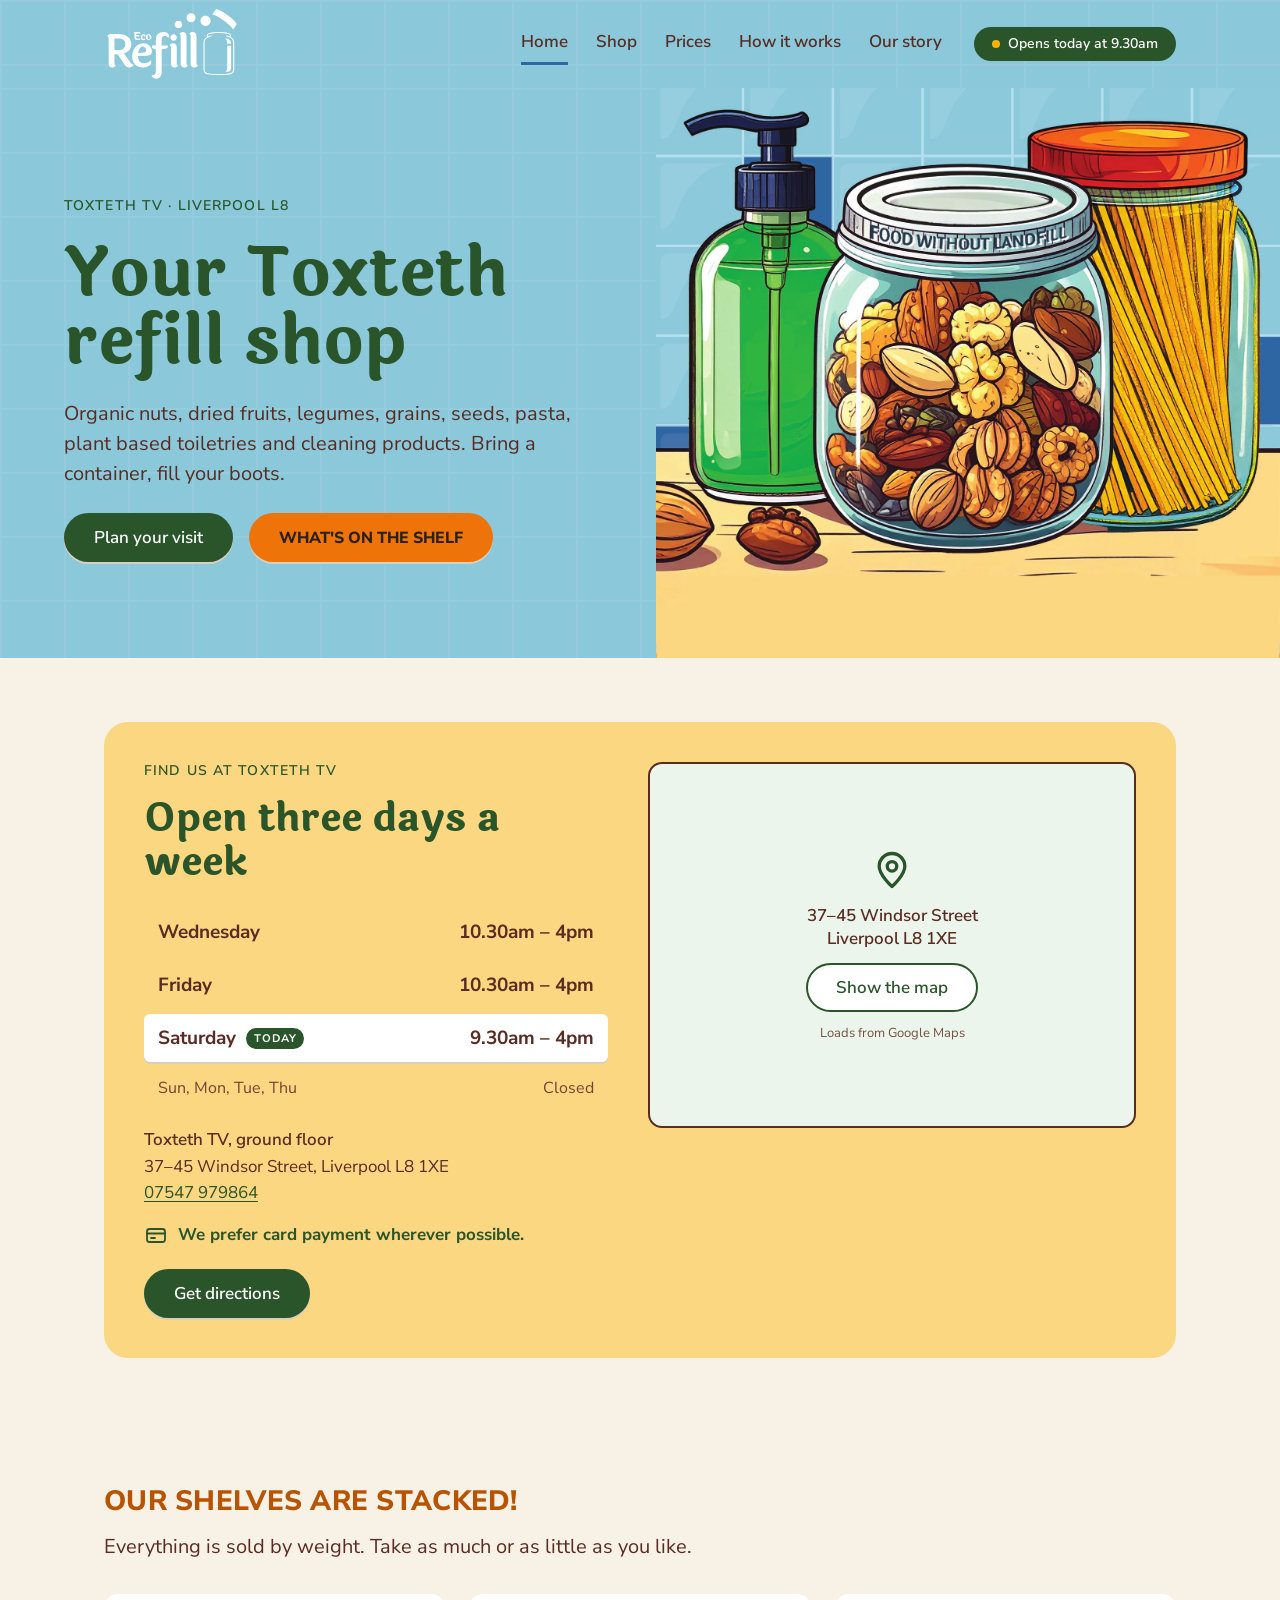
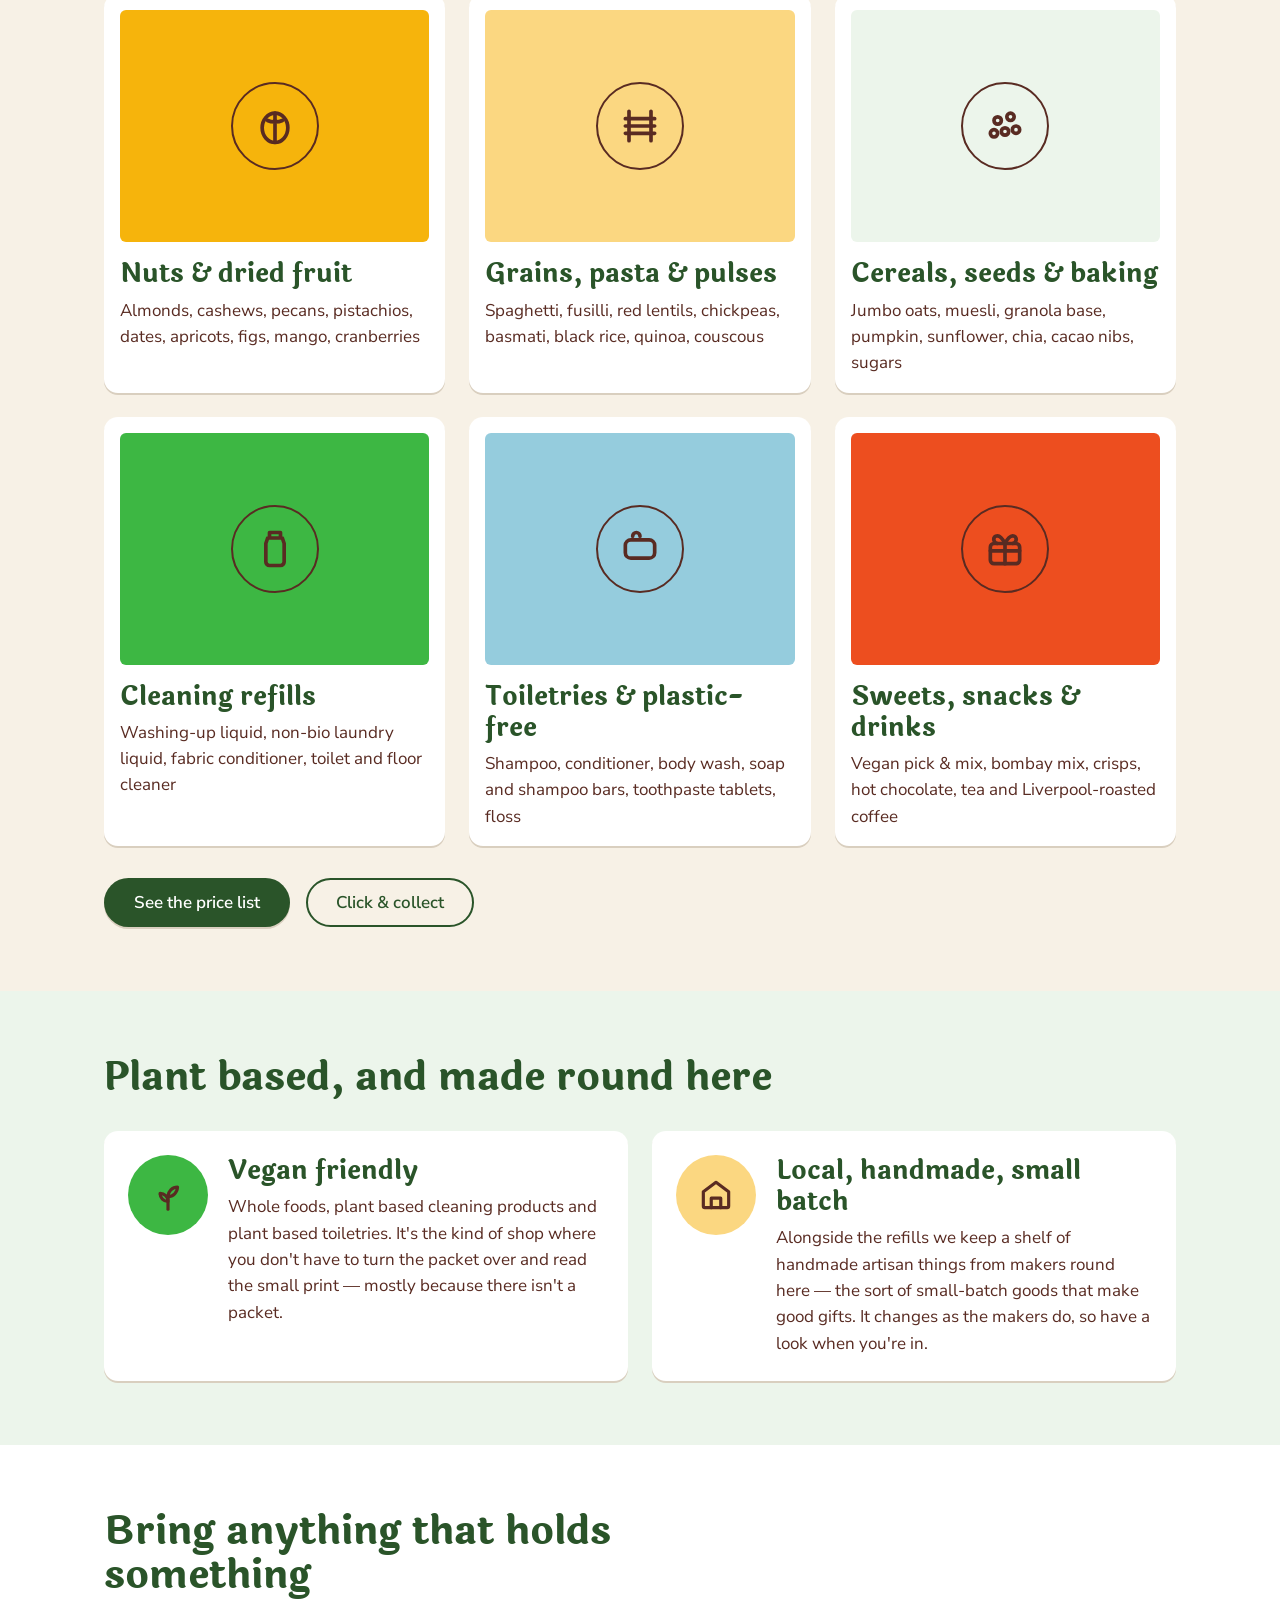
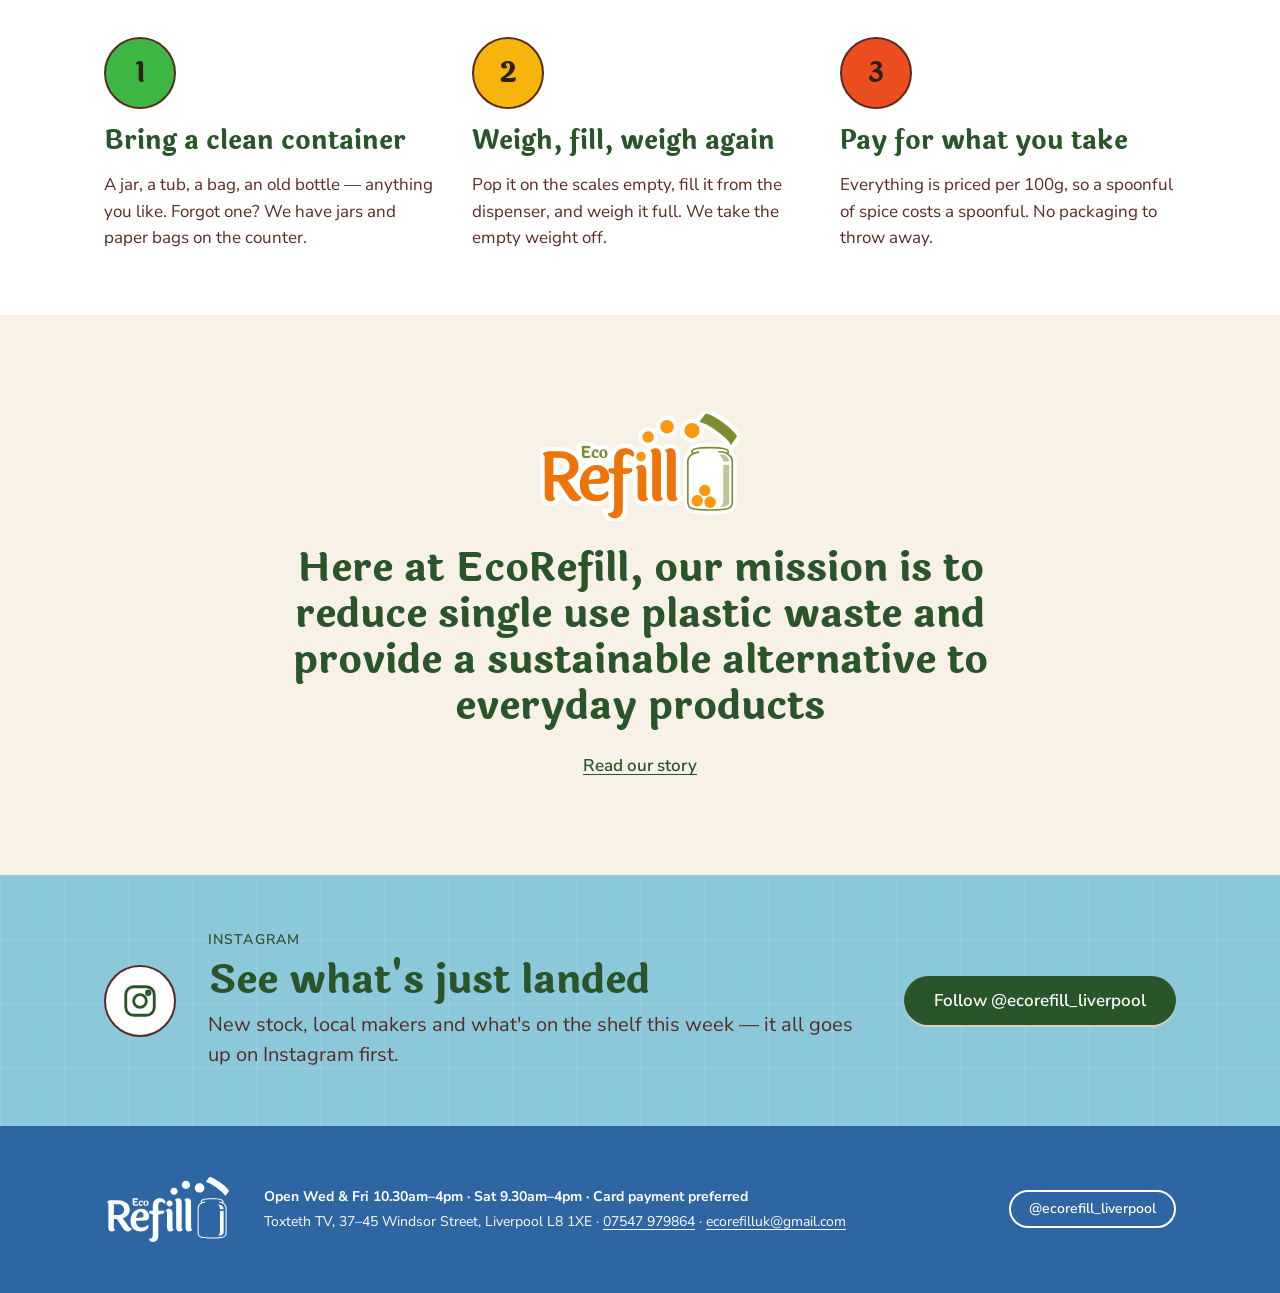
<file: index.html>
<!doctype html>
<html lang="en-GB">
<head>
<meta charset="utf-8">
<meta name="viewport" content="width=device-width, initial-scale=1">
<title>EcoRefill — Your Toxteth refill shop, Liverpool L8</title>
<meta name="description" content="Vegan friendly zero-waste refill shop at Toxteth TV, Liverpool L8. Organic nuts, dried fruit, grains, pasta, plant-based toiletries and cleaning refills, plus handmade goods from local makers. Bring a container, fill your boots. Open Wednesday, Friday and Saturday.">
<link rel="icon" href="assets/logo.svg" type="image/svg+xml">
<link rel="preconnect" href="https://fonts.googleapis.com">
<link rel="preconnect" href="https://fonts.gstatic.com" crossorigin>
<link rel="stylesheet" href="https://fonts.googleapis.com/css2?family=Laila:wght@400;700&family=Nunito+Sans:wght@400;600;700;800&display=swap">
<link rel="stylesheet" href="styles.css">
<meta property="og:title" content="EcoRefill — Your Toxteth refill shop">
<meta property="og:description" content="Vegan friendly refills and local handmade goods. Bring a container, fill your boots. Open Wed, Fri and Sat at Toxteth TV, Liverpool L8.">
<meta property="og:image" content="assets/hero-jars.jpg">
<meta property="og:type" content="website">
<script type="application/ld+json">
{
  "@context": "https://schema.org",
  "@type": "Store",
  "name": "EcoRefill",
  "alternateName": "Eco Refill Liverpool",
  "image": "assets/hero-jars.jpg",
  "telephone": "+44 7547 979864",
  "email": "ecorefilluk@gmail.com",
  "url": "https://www.eco-refill.co.uk",
  "address": { "@type": "PostalAddress", "streetAddress": "Toxteth TV, 37–45 Windsor Street", "addressLocality": "Liverpool", "postalCode": "L8 1XE", "addressCountry": "GB" },
  "openingHoursSpecification": [
    { "@type": "OpeningHoursSpecification", "dayOfWeek": ["Wednesday", "Friday"], "opens": "10:30", "closes": "16:00" },
    { "@type": "OpeningHoursSpecification", "dayOfWeek": "Saturday", "opens": "09:30", "closes": "16:00" }
  ],
  "sameAs": ["https://www.instagram.com/ecorefill_liverpool"]
}
</script>
</head>
<body>
<a class="skip" href="#main">Skip to content</a>

<header class="header wall">
  <div class="wrap header__bar">
    <a class="header__logo" href="index.html"><img src="assets/logo-white.svg" alt="EcoRefill" width="136" height="73"></a>
    <nav class="nav" id="nav" aria-label="Main">
      <a href="index.html" aria-current="page">Home</a>
      <a href="shop.html">Shop</a>
      <a href="prices.html">Prices</a>
      <a href="how-it-works.html">How it works</a>
      <a href="our-story.html">Our story</a>
    </nav>
    <a class="hours-pill" href="#hours" data-hours-status><span class="hours-pill__full">Open Wed · Fri · Sat</span><span class="hours-pill__short">Wed · Fri · Sat</span></a>
    <button class="menu-btn" type="button" aria-label="Menu" aria-expanded="false" aria-controls="nav">
      <svg aria-hidden="true" viewBox="0 0 24 24"><path d="M4 7h16M4 12h16M4 17h16"/></svg>
    </button>
  </div>
</header>

<main id="main">

  <section class="hero wall">
    <div class="hero__grid">
      <div class="hero__copy">
        <p class="eyebrow">Toxteth TV · Liverpool L8</p>
        <h1 class="hero-title">Your Toxteth refill shop</h1>
        <p class="lead">Organic nuts, dried fruits, legumes, grains, seeds, pasta, plant based toiletries and cleaning products. Bring a container, fill your boots.</p>
        <div class="btn-row">
          <a class="btn btn--primary" href="#hours">Plan your visit</a>
          <a class="btn btn--shout" href="shop.html">What's on the shelf</a>
        </div>
      </div>
      <div class="hero__pic">
        <img src="assets/hero-jars.jpg" alt="Jars of nuts and pasta and a bottle of soap on the shop counter" width="1600" height="1461" fetchpriority="high">
      </div>
    </div>
  </section>

  <section class="visit" id="hours">
    <div class="wrap">
      <div class="band">

        <div class="band__info">
          <p class="eyebrow">Find us at Toxteth TV</p>
          <h2 class="headline">Open three days a week</h2>

          <ul class="hours-list" id="hours-list">
            <li data-day="3"><span class="hours-list__day">Wednesday</span><span class="hours-list__time">10.30am – 4pm</span></li>
            <li data-day="5"><span class="hours-list__day">Friday</span><span class="hours-list__time">10.30am – 4pm</span></li>
            <li data-day="6"><span class="hours-list__day">Saturday</span><span class="hours-list__time">9.30am – 4pm</span></li>
            <li class="is-closed"><span class="hours-list__day">Sun, Mon, Tue, Thu</span><span class="hours-list__time">Closed</span></li>
          </ul>

          <address>
            <strong>Toxteth TV, ground floor</strong>
            37–45 Windsor Street, Liverpool L8 1XE<br>
            <a href="tel:+447547979864">07547 979864</a>
          </address>

          <p class="pay-note" style="display:flex;align-items:center;gap:10px;margin:0;font-weight:700;color:var(--leaf)"><svg aria-hidden="true" viewBox="0 0 24 24" width="24" height="24" fill="none" stroke="currentColor" stroke-width="1.8" stroke-linecap="round" stroke-linejoin="round" style="flex:none"><rect x="3" y="6" width="18" height="13" rx="2.5"/><path d="M3 10.5h18M7 15h4"/></svg>We prefer card payment wherever possible.</p>

          <div class="btn-row">
            <a class="btn btn--primary" href="https://www.google.com/maps/dir/?api=1&amp;destination=Toxteth+TV%2C+37-45+Windsor+Street%2C+Liverpool+L8+1XE" rel="noopener">Get directions</a>
          </div>
        </div>

        <div class="band__map">
          <div class="map" id="map" data-src="https://maps.google.com/maps?q=Toxteth%20TV%2C%2037-45%20Windsor%20Street%2C%20Liverpool%20L8%201XE&amp;z=16&amp;output=embed">
            <div class="map__ph">
              <svg class="map__pin" aria-hidden="true" viewBox="0 0 24 24"><path d="M12 21s7-6.2 7-11a7 7 0 1 0-14 0c0 4.8 7 11 7 11z"/><circle cx="12" cy="10" r="2.6"/></svg>
              <p class="map__addr">37–45 Windsor Street<br>Liverpool L8 1XE</p>
              <button class="btn btn--quiet map__load" type="button">Show the map</button>
              <p class="map__note">Loads from Google Maps</p>
            </div>
          </div>
        </div>

      </div>
    </div>
  </section>

  <section class="section" id="shelf">
    <div class="wrap">
      <div class="stack" style="max-width:720px;margin-bottom:32px">
        <h2 class="shout">Our shelves are stacked!</h2>
        <p class="lead">Everything is sold by weight. Take as much or as little as you like.</p>
      </div>
      <div class="grid-3">
        <a class="card" href="shop.html#nuts">
          <div class="card__art" style="background:var(--pasta)"><span class="disc"><svg role="img" aria-label="Nuts" viewBox="0 0 24 24"><ellipse cx="12" cy="13" rx="7" ry="8"/><path d="M12 5v16M8 9c2 1 6 1 8 0"/></svg></span></div>
          <div><h3 class="title">Nuts &amp; dried fruit</h3><p>Almonds, cashews, pecans, pistachios, dates, apricots, figs, mango, cranberries</p></div>
        </a>
        <a class="card" href="shop.html#grains">
          <div class="card__art" style="background:var(--counter)"><span class="disc"><svg role="img" aria-label="Pasta" viewBox="0 0 24 24"><path d="M4 8h16M4 12h16M4 16h16M6 4v16M18 4v16"/></svg></span></div>
          <div><h3 class="title">Grains, pasta &amp; pulses</h3><p>Spaghetti, fusilli, red lentils, chickpeas, basmati, black rice, quinoa, couscous</p></div>
        </a>
        <a class="card" href="shop.html#seeds">
          <div class="card__art" style="background:var(--green-tint)"><span class="disc"><svg role="img" aria-label="Seeds" viewBox="0 0 24 24"><circle cx="8" cy="9" r="2"/><circle cx="15" cy="7" r="2"/><circle cx="12" cy="15" r="2"/><circle cx="6" cy="16" r="2"/><circle cx="18" cy="14" r="2"/></svg></span></div>
          <div><h3 class="title">Cereals, seeds &amp; baking</h3><p>Jumbo oats, muesli, granola base, pumpkin, sunflower, chia, cacao nibs, sugars</p></div>
        </a>
        <a class="card" href="shop.html#cleaning">
          <div class="card__art" style="background:var(--bottle)"><span class="disc"><svg role="img" aria-label="Cleaning bottle" viewBox="0 0 24 24"><path d="M9 3h6v3H9zM8 6h8l1 3v10a2 2 0 0 1-2 2H9a2 2 0 0 1-2-2V9z"/></svg></span></div>
          <div><h3 class="title">Cleaning refills</h3><p>Washing-up liquid, non-bio laundry liquid, fabric conditioner, toilet and floor cleaner</p></div>
        </a>
        <a class="card" href="shop.html#toiletries">
          <div class="card__art" style="background:var(--sky-tile)"><span class="disc"><svg role="img" aria-label="Soap bar" viewBox="0 0 24 24"><rect x="4" y="7" width="16" height="10" rx="3"/><path d="M8 5c0-1 1-2 2-2s2 1 2 2"/></svg></span></div>
          <div><h3 class="title">Toiletries &amp; plastic-free</h3><p>Shampoo, conditioner, body wash, soap and shampoo bars, toothpaste tablets, floss</p></div>
        </a>
        <a class="card" href="shop.html#seasonal">
          <div class="card__art" style="background:var(--lid)"><span class="disc"><svg role="img" aria-label="Gift" viewBox="0 0 24 24"><rect x="4" y="9" width="16" height="11" rx="2"/><path d="M12 9v11M4 13h16M8 9c-2 0-3-3-1-4s4 2 5 4c1-2 3-5 5-4s1 4-1 4"/></svg></span></div>
          <div><h3 class="title">Sweets, snacks &amp; drinks</h3><p>Vegan pick &amp; mix, bombay mix, crisps, hot chocolate, tea and Liverpool-roasted coffee</p></div>
        </a>
      </div>
      <div class="btn-row" style="margin-top:32px">
        <a class="btn btn--primary" href="prices.html">See the price list</a>
        <a class="btn btn--quiet" href="shop.html#order-ahead">Click &amp; collect</a>
      </div>
    </div>
  </section>

  <section class="section section--tint" id="values">
    <div class="wrap">
      <h2 class="headline" style="max-width:720px;margin-bottom:32px">Plant based, and made round here</h2>
      <div class="grid-2">

        <div class="card card--feature">
          <div class="card__art" style="background:var(--bottle)">
            <span class="disc"><svg role="img" aria-label="Sprout" viewBox="0 0 24 24"><path d="M12 21v-8"/><path d="M12 13c0-3.3 2.7-6 6-6 0 3.3-2.7 6-6 6z"/><path d="M12 16c0-2.8-2.2-5-5-5 0 2.8 2.2 5 5 5z"/></svg></span>
          </div>
          <div>
            <h3 class="title">Vegan friendly</h3>
            <p>Whole foods, plant based cleaning products and plant based toiletries. It's the kind of shop where you don't have to turn the packet over and read the small print — mostly because there isn't a packet.</p>
          </div>
        </div>

        <div class="card card--feature">
          <div class="card__art" style="background:var(--counter)">
            <span class="disc"><svg role="img" aria-label="Shopfront" viewBox="0 0 24 24"><path d="M4 10l8-6 8 6v9a1 1 0 0 1-1 1H5a1 1 0 0 1-1-1z"/><path d="M9 20v-6h6v6"/></svg></span>
          </div>
          <div>
            <h3 class="title">Local, handmade, small batch</h3>
            <p>Alongside the refills we keep a shelf of handmade artisan things from makers round here — the sort of small-batch goods that make good gifts. It changes as the makers do, so have a look when you're in.</p>
          </div>
        </div>

      </div>
    </div>
  </section>

  <section class="section section--paper" id="how">
    <div class="wrap">
      <h2 class="headline" style="max-width:720px;margin-bottom:40px">Bring anything that holds something</h2>
      <div class="steps">
        <div class="step">
          <span class="disc disc--num" style="background:var(--bottle)">1</span>
          <div class="stack"><h3 class="title">Bring a clean container</h3><p>A jar, a tub, a bag, an old bottle — anything you like. Forgot one? We have jars and paper bags on the counter.</p></div>
        </div>
        <div class="step">
          <span class="disc disc--num" style="background:var(--pasta)">2</span>
          <div class="stack"><h3 class="title">Weigh, fill, weigh again</h3><p>Pop it on the scales empty, fill it from the dispenser, and weigh it full. We take the empty weight off.</p></div>
        </div>
        <div class="step">
          <span class="disc disc--num" style="background:var(--lid)">3</span>
          <div class="stack"><h3 class="title">Pay for what you take</h3><p>Everything is priced per 100g, so a spoonful of spice costs a spoonful. No packaging to throw away.</p></div>
        </div>
      </div>
    </div>
  </section>

  <section class="wrap mission" id="story">
    <img src="assets/logo.svg" alt="EcoRefill" width="200" height="110" loading="lazy">
    <h2 class="headline">Here at EcoRefill, our mission is to reduce single use plastic waste and provide a sustainable alternative to everyday products</h2>
    <a href="our-story.html" style="font-weight:600">Read our story</a>
  </section>

  <section class="insta wall" id="instagram">
    <div class="wrap insta__inner">
      <span class="insta__icon" aria-hidden="true">
        <svg viewBox="0 0 24 24"><rect x="3" y="3" width="18" height="18" rx="5"/><circle cx="12" cy="12" r="4"/><circle cx="17.2" cy="6.8" r="1.1"/></svg>
      </span>
      <div class="insta__copy">
        <p class="eyebrow">Instagram</p>
        <h2 class="headline">See what's just landed</h2>
        <p class="lead">New stock, local makers and what's on the shelf this week — it all goes up on Instagram first.</p>
      </div>
      <a class="btn btn--primary insta__btn" href="https://www.instagram.com/ecorefill_liverpool" rel="noopener">Follow @ecorefill_liverpool</a>
    </div>
  </section>

</main>

<footer class="footer">
  <div class="wrap">
    <img src="assets/logo-white.svg" alt="EcoRefill" width="128" height="69" loading="lazy">
    <div class="footer__text">
      <p class="footer__hours">Open Wed &amp; Fri 10.30am–4pm · Sat 9.30am–4pm · Card payment preferred</p>
      <p>Toxteth TV, 37–45 Windsor Street, Liverpool L8 1XE · <a href="tel:+447547979864">07547 979864</a> · <a href="mailto:ecorefilluk@gmail.com">ecorefilluk@gmail.com</a></p>
    </div>
    <a class="insta" href="https://www.instagram.com/ecorefill_liverpool" rel="noopener">@ecorefill_liverpool</a>
  </div>
</footer>

<script src="site.js" defer></script>
</body>
</html>
</file>
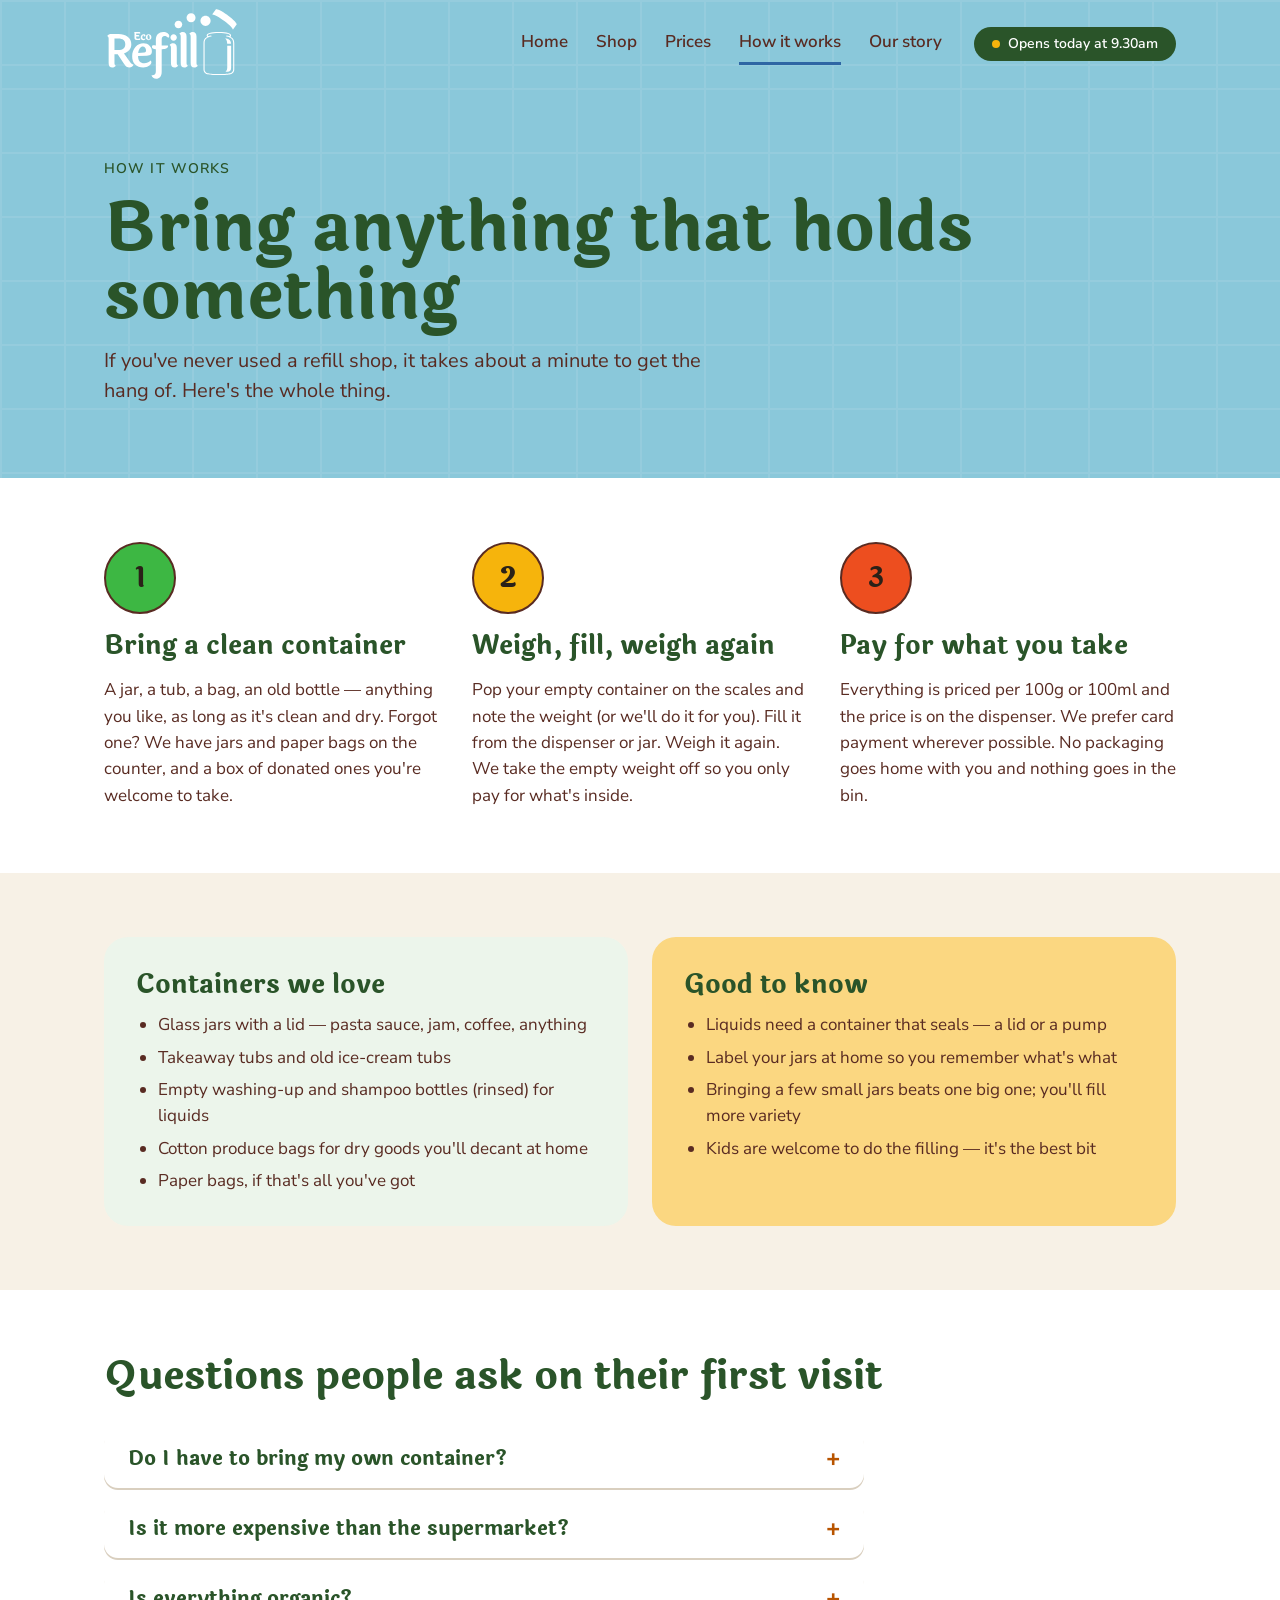
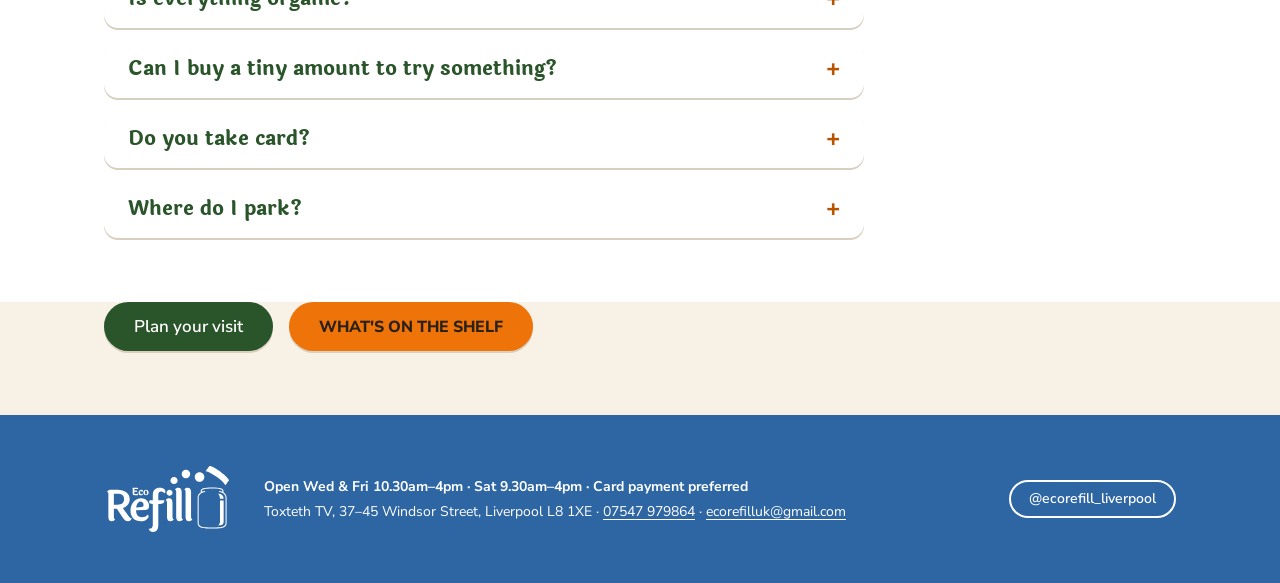
<file: how-it-works.html>
<!doctype html>
<html lang="en-GB">
<head>
<meta charset="utf-8">
<meta name="viewport" content="width=device-width, initial-scale=1">
<title>How refilling works — EcoRefill, Liverpool L8</title>
<meta name="description" content="How to shop at a refill shop: bring any clean container, weigh it, fill it, weigh it again and pay for what you take. First-visit questions answered.">
<link rel="icon" href="assets/logo.svg" type="image/svg+xml">
<link rel="preconnect" href="https://fonts.googleapis.com">
<link rel="preconnect" href="https://fonts.gstatic.com" crossorigin>
<link rel="stylesheet" href="https://fonts.googleapis.com/css2?family=Laila:wght@400;700&family=Nunito+Sans:wght@400;600;700;800&display=swap">
<link rel="stylesheet" href="styles.css">
</head>
<body>
<a class="skip" href="#main">Skip to content</a>

<header class="header wall">
  <div class="wrap header__bar">
    <a class="header__logo" href="index.html"><img src="assets/logo-white.svg" alt="EcoRefill" width="136" height="73"></a>
    <nav class="nav" id="nav" aria-label="Main">
      <a href="index.html">Home</a>
      <a href="shop.html">Shop</a>
      <a href="prices.html">Prices</a>
      <a href="how-it-works.html" aria-current="page">How it works</a>
      <a href="our-story.html">Our story</a>
    </nav>
    <a class="hours-pill" href="index.html#hours" data-hours-status><span class="hours-pill__full">Open Wed · Fri · Sat</span><span class="hours-pill__short">Wed · Fri · Sat</span></a>
    <button class="menu-btn" type="button" aria-label="Menu" aria-expanded="false" aria-controls="nav">
      <svg aria-hidden="true" viewBox="0 0 24 24"><path d="M4 7h16M4 12h16M4 17h16"/></svg>
    </button>
  </div>
</header>

<main id="main">

  <section class="page-hero wall">
    <div class="wrap">
      <p class="eyebrow">How it works</p>
      <h1 class="hero-title">Bring anything that holds something</h1>
      <p class="lead">If you've never used a refill shop, it takes about a minute to get the hang of. Here's the whole thing.</p>
    </div>
  </section>

  <section class="section section--paper">
    <div class="wrap">
      <div class="steps">
        <div class="step">
          <span class="disc disc--num" style="background:var(--bottle)">1</span>
          <div class="stack"><h2 class="title">Bring a clean container</h2><p>A jar, a tub, a bag, an old bottle — anything you like, as long as it's clean and dry. Forgot one? We have jars and paper bags on the counter, and a box of donated ones you're welcome to take.</p></div>
        </div>
        <div class="step">
          <span class="disc disc--num" style="background:var(--pasta)">2</span>
          <div class="stack"><h2 class="title">Weigh, fill, weigh again</h2><p>Pop your empty container on the scales and note the weight (or we'll do it for you). Fill it from the dispenser or jar. Weigh it again. We take the empty weight off so you only pay for what's inside.</p></div>
        </div>
        <div class="step">
          <span class="disc disc--num" style="background:var(--lid)">3</span>
          <div class="stack"><h2 class="title">Pay for what you take</h2><p>Everything is priced per 100g or 100ml and the price is on the dispenser. We prefer card payment wherever possible. No packaging goes home with you and nothing goes in the bin.</p></div>
        </div>
      </div>
    </div>
  </section>

  <section class="section">
    <div class="wrap">
      <div class="grid-2">
        <div class="callout">
          <h2 class="title">Containers we love</h2>
          <ul class="prose" style="margin:0;padding-left:22px">
            <li>Glass jars with a lid — pasta sauce, jam, coffee, anything</li>
            <li>Takeaway tubs and old ice-cream tubs</li>
            <li>Empty washing-up and shampoo bottles (rinsed) for liquids</li>
            <li>Cotton produce bags for dry goods you'll decant at home</li>
            <li>Paper bags, if that's all you've got</li>
          </ul>
        </div>
        <div class="callout" style="background:var(--counter)">
          <h2 class="title">Good to know</h2>
          <ul class="prose" style="margin:0;padding-left:22px">
            <li>Liquids need a container that seals — a lid or a pump</li>
            <li>Label your jars at home so you remember what's what</li>
            <li>Bringing a few small jars beats one big one; you'll fill more variety</li>
            <li>Kids are welcome to do the filling — it's the best bit</li>
          </ul>
        </div>
      </div>
    </div>
  </section>

  <section class="section section--paper">
    <div class="wrap">
      <h2 class="headline" style="margin-bottom:32px">Questions people ask on their first visit</h2>
      <div class="faq" style="max-width:760px">
        <details>
          <summary>Do I have to bring my own container?</summary>
          <p>No. It's the greenest way to shop with us, but we keep jars and paper bags on the counter if you've come straight from work or just happened past.</p>
        </details>
        <details>
          <summary>Is it more expensive than the supermarket?</summary>
          <p>Mostly no, and often less, because you're not paying for packaging or a brand. Where something organic costs more, the price is on the dispenser so there are no surprises at the till.</p>
        </details>
        <details>
          <summary>Is everything organic?</summary>
          <p>Most of the dry goods are, and it's marked on the dispenser where that's the case. Everything is plant-based; the cleaning and toiletry refills are cruelty-free.</p>
        </details>
        <details>
          <summary>Can I buy a tiny amount to try something?</summary>
          <p>Yes — that's the point. There's no minimum. A tablespoon of a new spice or a handful of a nut you've never tried is perfectly normal.</p>
        </details>
        <details>
          <summary>Do you take card?</summary>
          <p>Yes, and card is what we prefer wherever possible, contactless included. We take cash too.</p>
        </details>
        <details>
          <summary>Where do I park?</summary>
          <p>There's on-street parking on Windsor Street and the roads around Toxteth TV. We're also a short walk from the bus stops on Upper Parliament Street and Princes Avenue.</p>
        </details>
      </div>
    </div>
  </section>

  <section class="wrap" style="padding-bottom:64px">
    <div class="btn-row">
      <a class="btn btn--primary" href="index.html#hours">Plan your visit</a>
      <a class="btn btn--shout" href="shop.html">What's on the shelf</a>
    </div>
  </section>

</main>

<footer class="footer">
  <div class="wrap">
    <img src="assets/logo-white.svg" alt="EcoRefill" width="128" height="69" loading="lazy">
    <div class="footer__text">
      <p class="footer__hours">Open Wed &amp; Fri 10.30am–4pm · Sat 9.30am–4pm · Card payment preferred</p>
      <p>Toxteth TV, 37–45 Windsor Street, Liverpool L8 1XE · <a href="tel:+447547979864">07547 979864</a> · <a href="mailto:ecorefilluk@gmail.com">ecorefilluk@gmail.com</a></p>
    </div>
    <a class="insta" href="https://www.instagram.com/ecorefill_liverpool" rel="noopener">@ecorefill_liverpool</a>
  </div>
</footer>

<script src="site.js" defer></script>
</body>
</html>
</file>
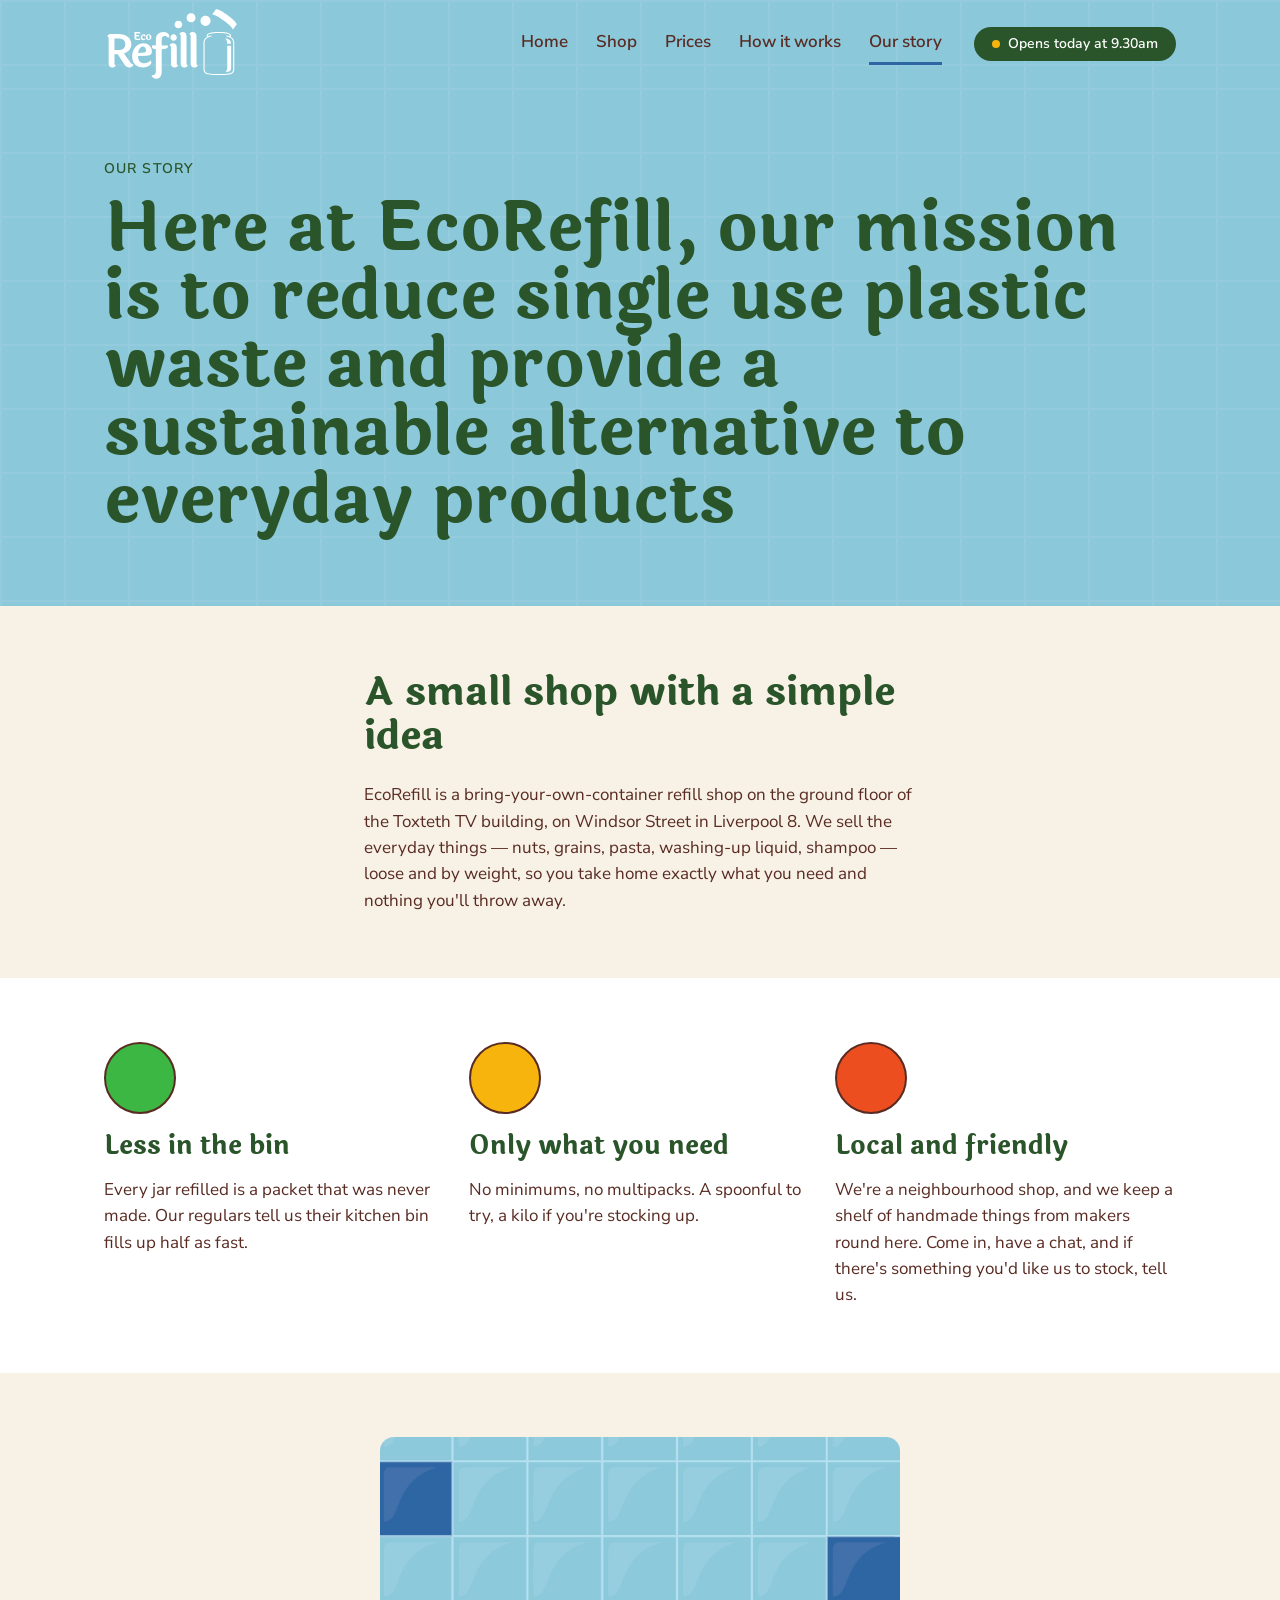
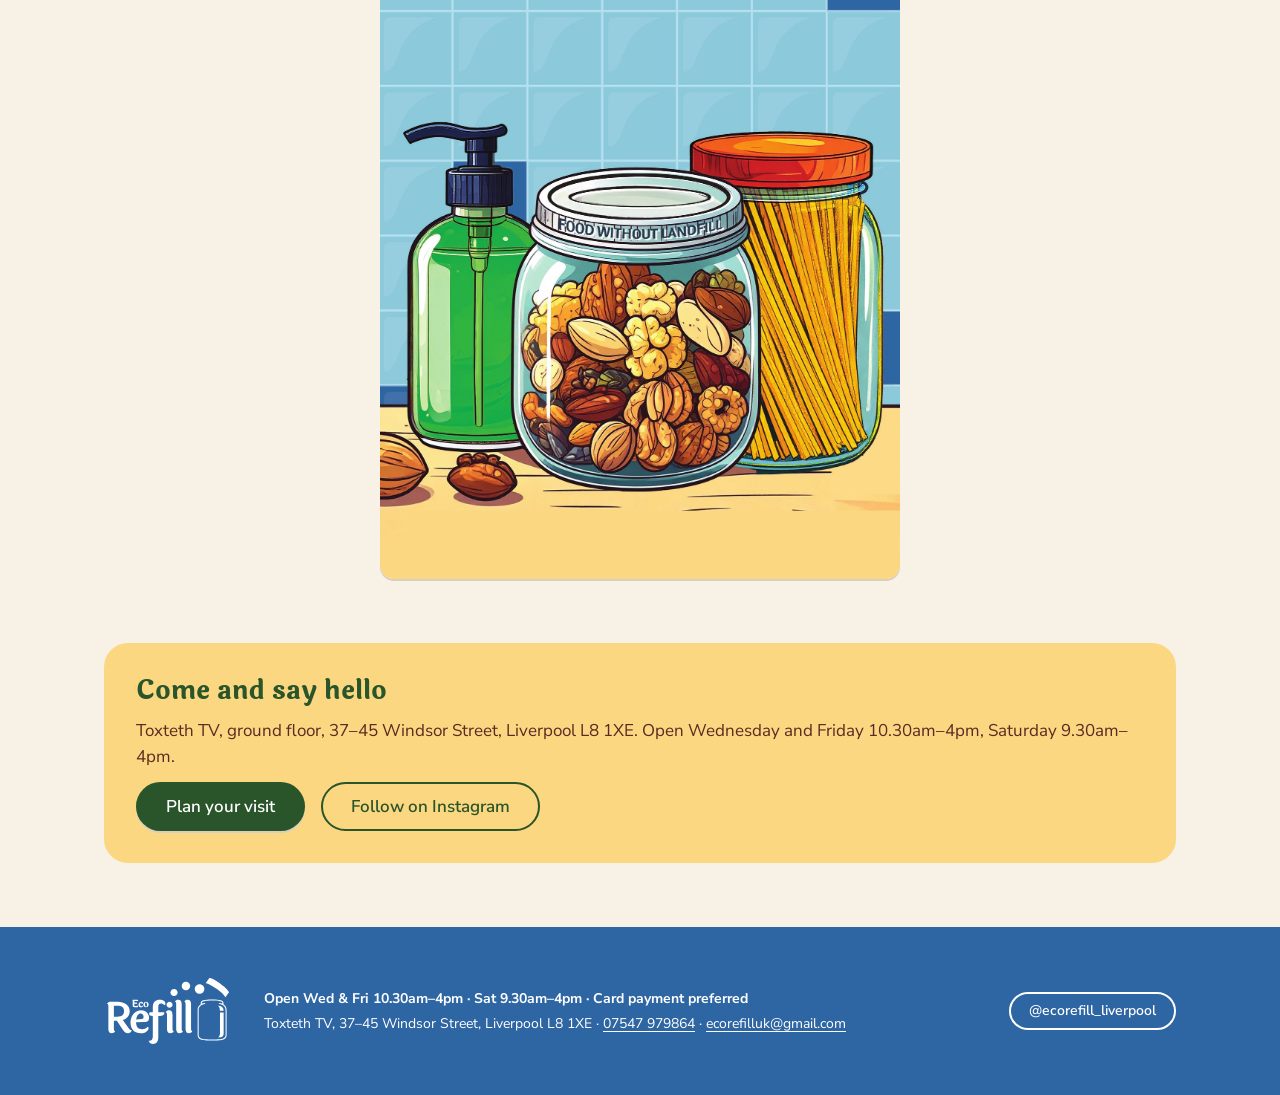
<file: our-story.html>
<!doctype html>
<html lang="en-GB">
<head>
<meta charset="utf-8">
<meta name="viewport" content="width=device-width, initial-scale=1">
<title>Our story — EcoRefill, Toxteth, Liverpool</title>
<meta name="description" content="Why there's a refill shop in the Toxteth TV building, and what we're trying to do about single-use plastic in Liverpool 8.">
<link rel="icon" href="assets/logo.svg" type="image/svg+xml">
<link rel="preconnect" href="https://fonts.googleapis.com">
<link rel="preconnect" href="https://fonts.gstatic.com" crossorigin>
<link rel="stylesheet" href="https://fonts.googleapis.com/css2?family=Laila:wght@400;700&family=Nunito+Sans:wght@400;600;700;800&display=swap">
<link rel="stylesheet" href="styles.css">
</head>
<body>
<a class="skip" href="#main">Skip to content</a>

<header class="header wall">
  <div class="wrap header__bar">
    <a class="header__logo" href="index.html"><img src="assets/logo-white.svg" alt="EcoRefill" width="136" height="73"></a>
    <nav class="nav" id="nav" aria-label="Main">
      <a href="index.html">Home</a>
      <a href="shop.html">Shop</a>
      <a href="prices.html">Prices</a>
      <a href="how-it-works.html">How it works</a>
      <a href="our-story.html" aria-current="page">Our story</a>
    </nav>
    <a class="hours-pill" href="index.html#hours" data-hours-status><span class="hours-pill__full">Open Wed · Fri · Sat</span><span class="hours-pill__short">Wed · Fri · Sat</span></a>
    <button class="menu-btn" type="button" aria-label="Menu" aria-expanded="false" aria-controls="nav">
      <svg aria-hidden="true" viewBox="0 0 24 24"><path d="M4 7h16M4 12h16M4 17h16"/></svg>
    </button>
  </div>
</header>

<main id="main">

  <section class="page-hero wall">
    <div class="wrap">
      <p class="eyebrow">Our story</p>
      <h1 class="hero-title">Here at EcoRefill, our mission is to reduce single use plastic waste and provide a sustainable alternative to everyday products</h1>
    </div>
  </section>

  <section class="section">
    <div class="wrap prose">
      <h2 class="headline" style="margin-bottom:24px">A small shop with a simple idea</h2>
      <p>EcoRefill is a bring-your-own-container refill shop on the ground floor of the Toxteth TV building, on Windsor Street in Liverpool 8. We sell the everyday things — nuts, grains, pasta, washing-up liquid, shampoo — loose and by weight, so you take home exactly what you need and nothing you'll throw away.</p>
    </div>
  </section>

  <section class="section section--paper">
    <div class="wrap">
      <div class="grid-3">
        <div class="stack">
          <span class="disc disc--num" style="background:var(--bottle)" aria-hidden="true">&nbsp;</span>
          <h2 class="title">Less in the bin</h2>
          <p>Every jar refilled is a packet that was never made. Our regulars tell us their kitchen bin fills up half as fast.</p>
        </div>
        <div class="stack">
          <span class="disc disc--num" style="background:var(--pasta)" aria-hidden="true">&nbsp;</span>
          <h2 class="title">Only what you need</h2>
          <p>No minimums, no multipacks. A spoonful to try, a kilo if you're stocking up.</p>
        </div>
        <div class="stack">
          <span class="disc disc--num" style="background:var(--lid)" aria-hidden="true">&nbsp;</span>
          <h2 class="title">Local and friendly</h2>
          <p>We're a neighbourhood shop, and we keep a shelf of handmade things from makers round here. Come in, have a chat, and if there's something you'd like us to stock, tell us.</p>
        </div>
      </div>
    </div>
  </section>

  <section class="section">
    <div class="wrap">
      <img src="assets/artwork-full.jpg" alt="Illustration of the shop counter: a green soap bottle, a jar of mixed nuts and a jar of spaghetti against a blue tiled wall" width="1400" height="1997" loading="lazy" class="story-art">
    </div>
  </section>

  <section class="wrap" style="padding-bottom:64px">
    <div class="callout" style="background:var(--counter);align-items:flex-start">
      <h2 class="title">Come and say hello</h2>
      <p>Toxteth TV, ground floor, 37–45 Windsor Street, Liverpool L8 1XE. Open Wednesday and Friday 10.30am–4pm, Saturday 9.30am–4pm.</p>
      <div class="btn-row"><a class="btn btn--primary" href="index.html#hours">Plan your visit</a><a class="btn btn--quiet" href="https://www.instagram.com/ecorefill_liverpool" rel="noopener">Follow on Instagram</a></div>
    </div>
  </section>

</main>

<footer class="footer">
  <div class="wrap">
    <img src="assets/logo-white.svg" alt="EcoRefill" width="128" height="69" loading="lazy">
    <div class="footer__text">
      <p class="footer__hours">Open Wed &amp; Fri 10.30am–4pm · Sat 9.30am–4pm · Card payment preferred</p>
      <p>Toxteth TV, 37–45 Windsor Street, Liverpool L8 1XE · <a href="tel:+447547979864">07547 979864</a> · <a href="mailto:ecorefilluk@gmail.com">ecorefilluk@gmail.com</a></p>
    </div>
    <a class="insta" href="https://www.instagram.com/ecorefill_liverpool" rel="noopener">@ecorefill_liverpool</a>
  </div>
</footer>

<script src="site.js" defer></script>
</body>
</html>
</file>
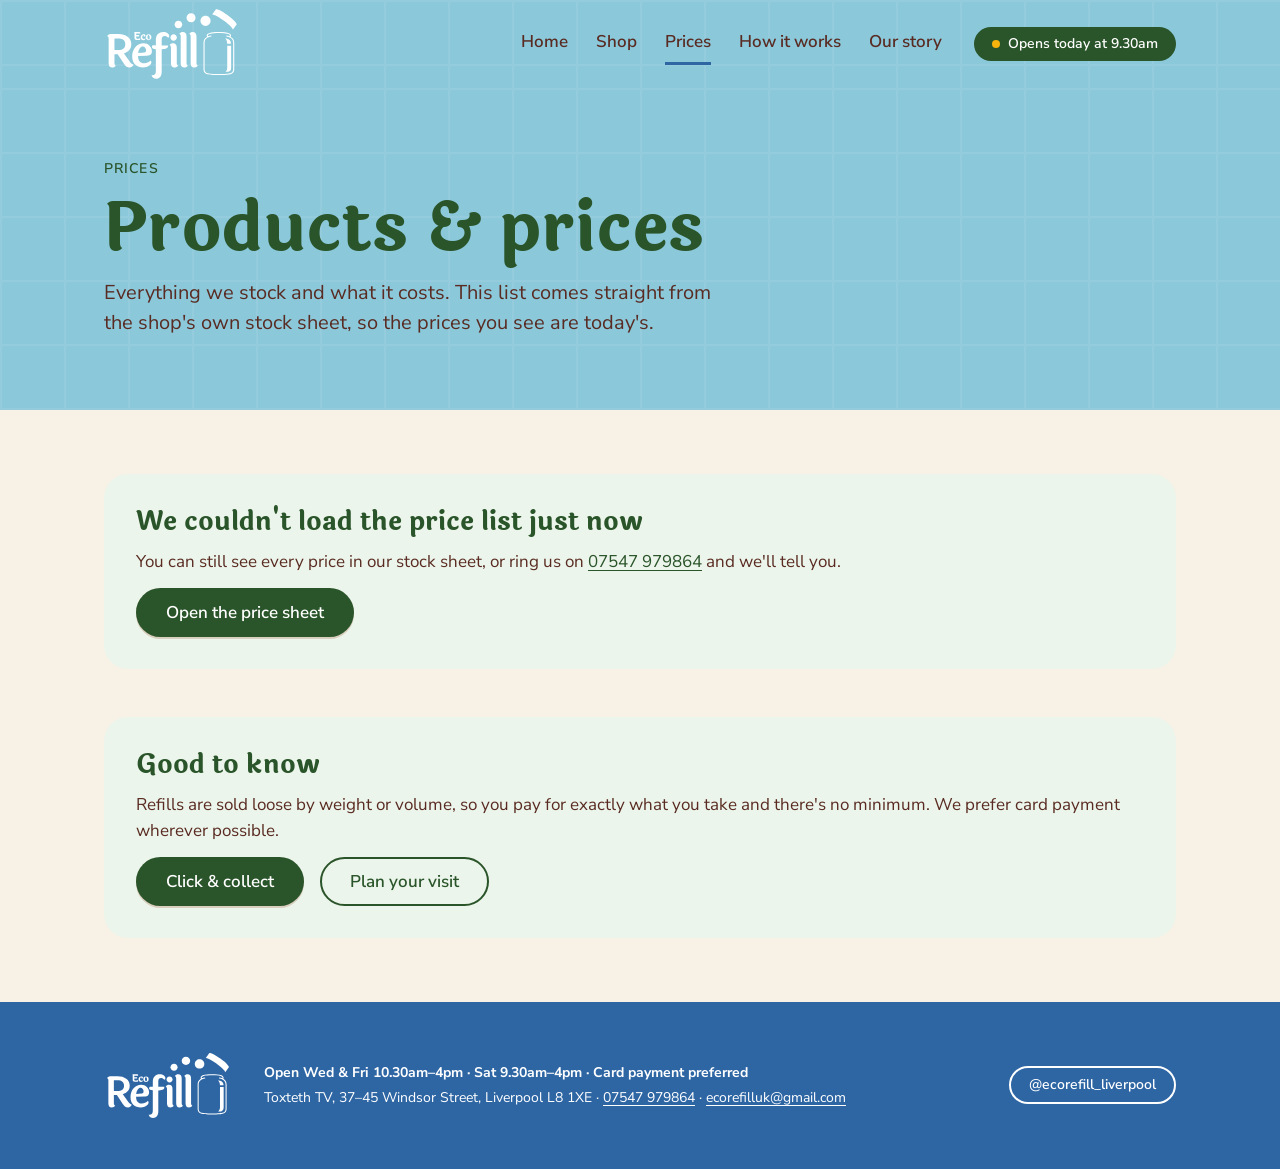
<file: prices.html>
<!doctype html>
<html lang="en-GB">
<head>
<meta charset="utf-8">
<meta name="viewport" content="width=device-width, initial-scale=1">
<title>Products &amp; prices — EcoRefill, Liverpool L8</title>
<meta name="description" content="Today's prices at EcoRefill, Toxteth: every refill and product we stock, priced per 100g, per 100ml or per item, straight from the shop's own stock list.">
<link rel="icon" href="assets/logo.svg" type="image/svg+xml">
<link rel="preconnect" href="https://fonts.googleapis.com">
<link rel="preconnect" href="https://fonts.gstatic.com" crossorigin>
<link rel="stylesheet" href="https://fonts.googleapis.com/css2?family=Laila:wght@400;700&family=Nunito+Sans:wght@400;600;700;800&display=swap">
<link rel="stylesheet" href="styles.css">
</head>
<body>
<a class="skip" href="#main">Skip to content</a>

<header class="header wall">
  <div class="wrap header__bar">
    <a class="header__logo" href="index.html"><img src="assets/logo-white.svg" alt="EcoRefill" width="136" height="73"></a>
    <nav class="nav" id="nav" aria-label="Main">
      <a href="index.html">Home</a>
      <a href="shop.html">Shop</a>
      <a href="prices.html" aria-current="page">Prices</a>
      <a href="how-it-works.html">How it works</a>
      <a href="our-story.html">Our story</a>
    </nav>
    <a class="hours-pill" href="index.html#hours" data-hours-status><span class="hours-pill__full">Open Wed · Fri · Sat</span><span class="hours-pill__short">Wed · Fri · Sat</span></a>
    <button class="menu-btn" type="button" aria-label="Menu" aria-expanded="false" aria-controls="nav">
      <svg aria-hidden="true" viewBox="0 0 24 24"><path d="M4 7h16M4 12h16M4 17h16"/></svg>
    </button>
  </div>
</header>

<main id="main">

  <section class="page-hero wall">
    <div class="wrap">
      <p class="eyebrow">Prices</p>
      <h1 class="hero-title">Products &amp; prices</h1>
      <p class="lead">Everything we stock and what it costs. This list comes straight from the shop's own stock sheet, so the prices you see are today's.</p>
    </div>
  </section>

  <section class="section">
    <div class="wrap">

      <div class="price-tools" id="prices-tools" hidden>
        <label class="price-search">
          <span class="price-search__label">Find a product</span>
          <input type="search" id="prices-search" placeholder="Try oats, shampoo or cinnamon" autocomplete="off">
        </label>
        <nav class="price-jump" id="prices-jump" aria-label="Jump to a category"></nav>
        <p class="price-count" id="prices-count" aria-live="polite"></p>
      </div>

      <p class="price-status" id="prices-status">Loading today's prices…</p>

      <div class="callout" id="prices-fallback" hidden>
        <h2 class="title">We couldn't load the price list just now</h2>
        <p>You can still see every price in our stock sheet, or ring us on <a href="tel:+447547979864">07547 979864</a> and we'll tell you.</p>
        <div class="btn-row"><a class="btn btn--primary" href="https://docs.google.com/spreadsheets/d/17NkGhVBMrWBjORApHX6iD7ZFC9GNuGRIWp7DStZF2pI/edit" rel="noopener">Open the price sheet</a></div>
      </div>
      <noscript>
        <div class="callout">
          <h2 class="title">See our prices</h2>
          <p>This page needs JavaScript to show live prices. You can read the full list in our stock sheet instead.</p>
          <div class="btn-row"><a class="btn btn--primary" href="https://docs.google.com/spreadsheets/d/17NkGhVBMrWBjORApHX6iD7ZFC9GNuGRIWp7DStZF2pI/edit" rel="noopener">Open the price sheet</a></div>
        </div>
      </noscript>

      <div id="prices"></div>

      <div class="callout" style="margin-top:48px">
        <h2 class="title">Good to know</h2>
        <p>Refills are sold loose by weight or volume, so you pay for exactly what you take and there's no minimum. We prefer card payment wherever possible.</p>
        <div class="btn-row">
          <a class="btn btn--primary" href="shop.html#order-ahead">Click &amp; collect</a>
          <a class="btn btn--quiet" href="index.html#hours">Plan your visit</a>
        </div>
      </div>

    </div>
  </section>

</main>

<footer class="footer">
  <div class="wrap">
    <img src="assets/logo-white.svg" alt="EcoRefill" width="128" height="69" loading="lazy">
    <div class="footer__text">
      <p class="footer__hours">Open Wed &amp; Fri 10.30am–4pm · Sat 9.30am–4pm · Card payment preferred</p>
      <p>Toxteth TV, 37–45 Windsor Street, Liverpool L8 1XE · <a href="tel:+447547979864">07547 979864</a> · <a href="mailto:ecorefilluk@gmail.com">ecorefilluk@gmail.com</a></p>
    </div>
    <a class="insta" href="https://www.instagram.com/ecorefill_liverpool" rel="noopener">@ecorefill_liverpool</a>
  </div>
</footer>

<script src="site.js" defer></script>
<script src="prices.js" defer></script>
</body>
</html>
</file>
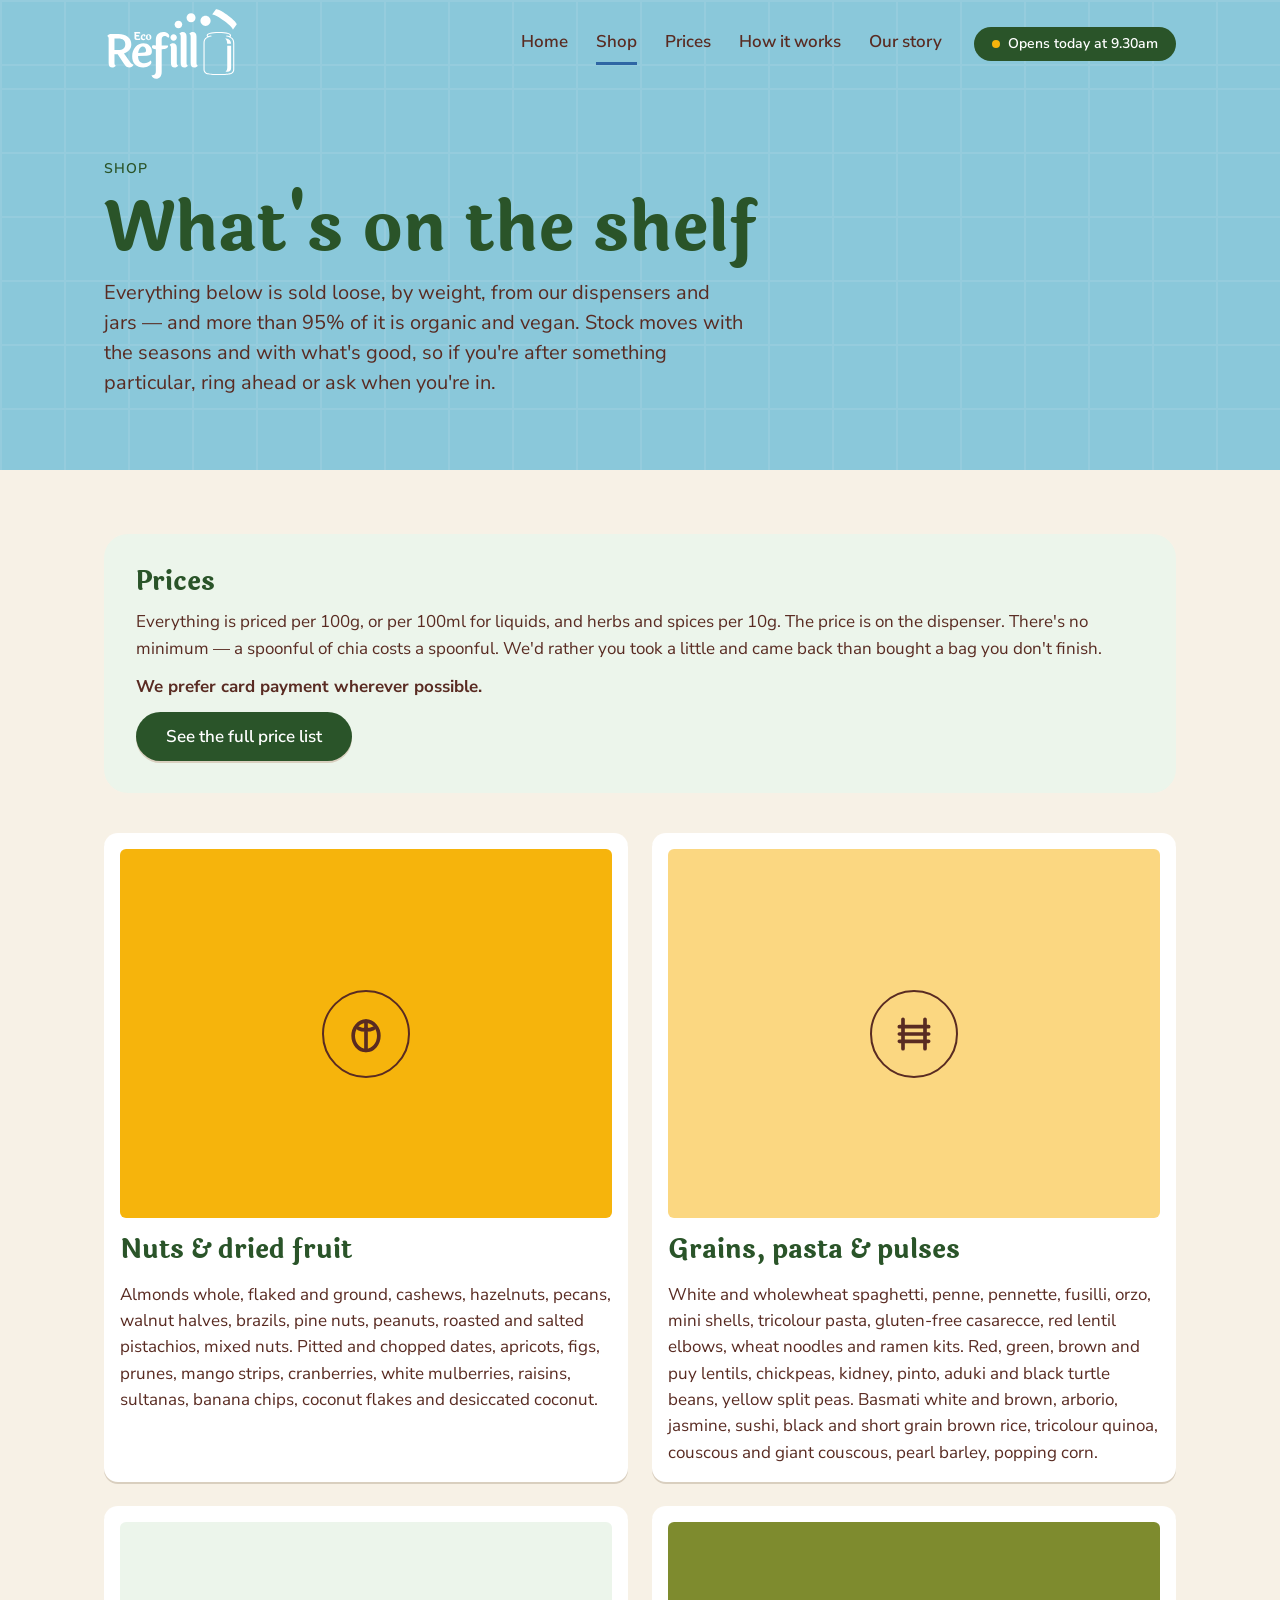
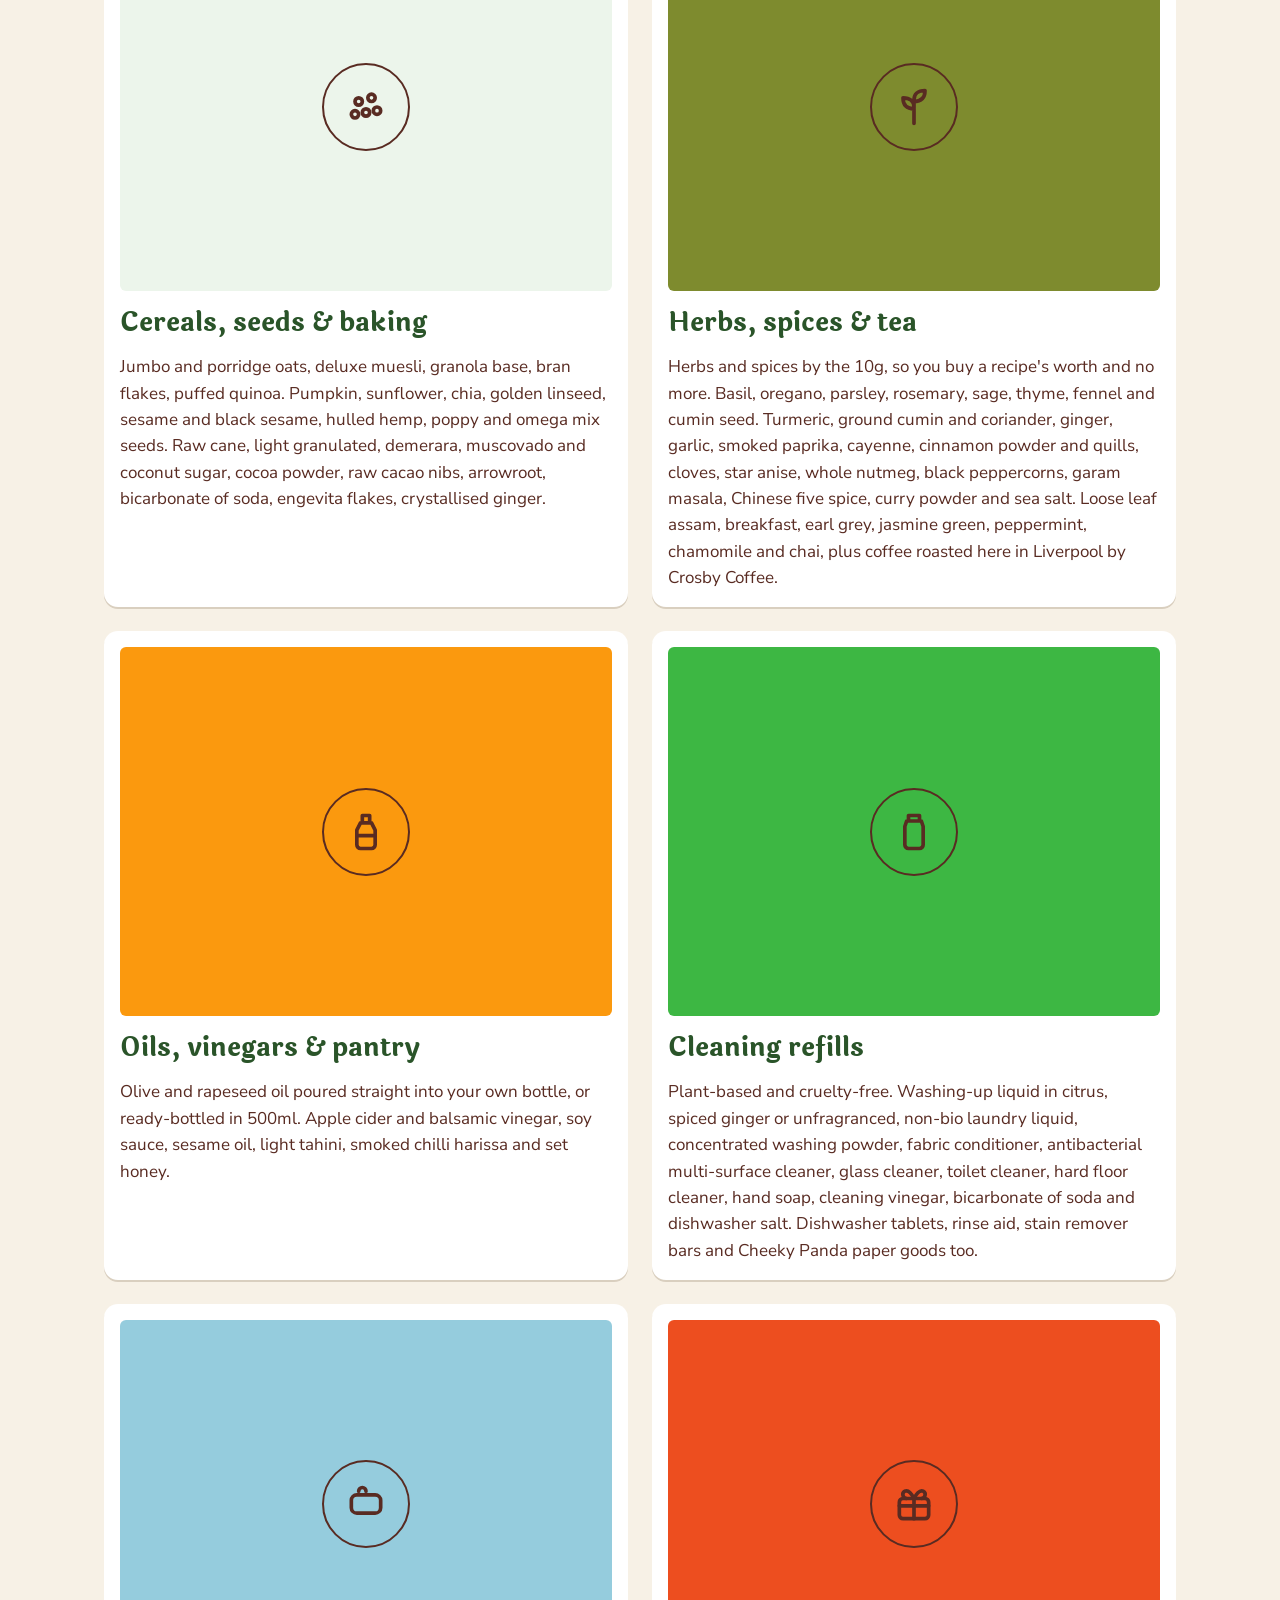
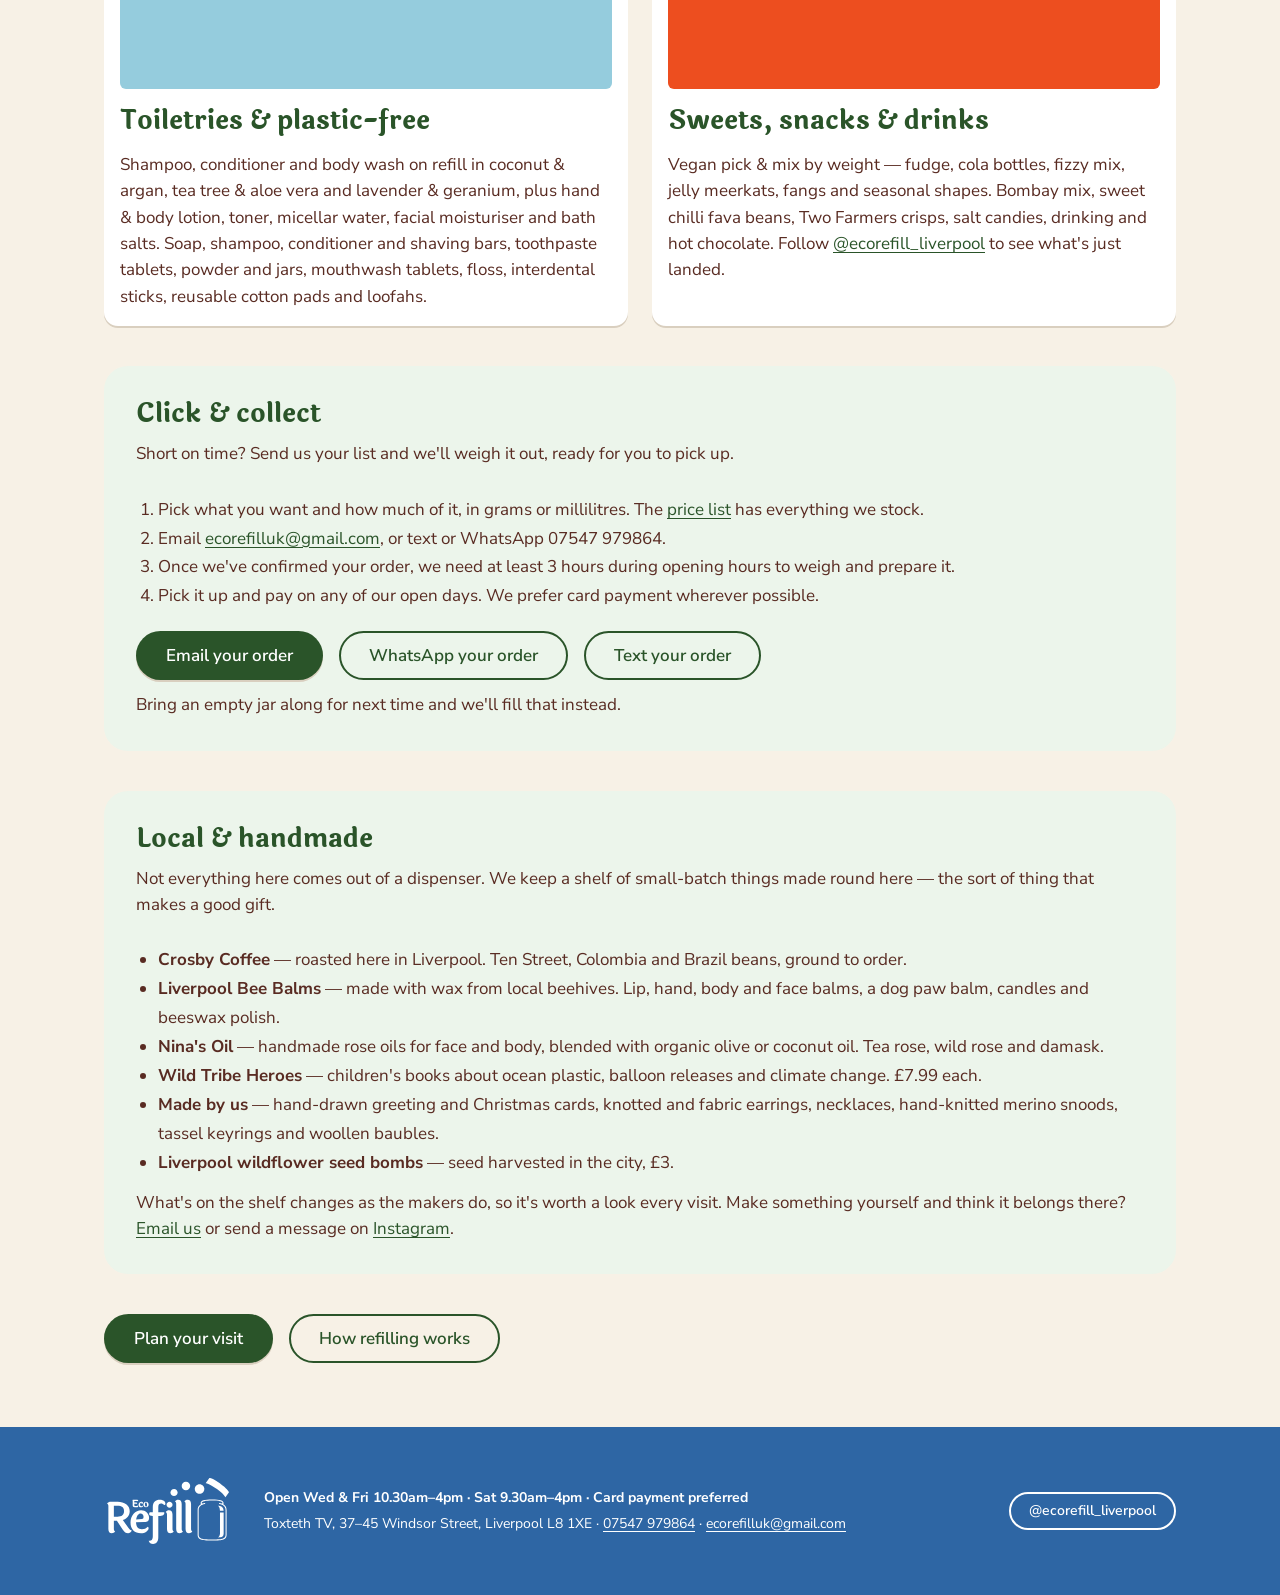
<file: shop.html>
<!doctype html>
<html lang="en-GB">
<head>
<meta charset="utf-8">
<meta name="viewport" content="width=device-width, initial-scale=1">
<title>What's on the shelf — EcoRefill, Liverpool L8</title>
<meta name="description" content="What's on the shelf at EcoRefill, Toxteth: organic nuts, dried fruit, grains, pasta, pulses, seeds, herbs, spices, loose leaf tea and coffee, oils and vinegars, sweets and snacks, plus plant-based cleaning refills and toiletries. More than 95% organic and vegan, sold loose by weight. Order ahead and we'll have it ready.">
<link rel="icon" href="assets/logo.svg" type="image/svg+xml">
<link rel="preconnect" href="https://fonts.googleapis.com">
<link rel="preconnect" href="https://fonts.gstatic.com" crossorigin>
<link rel="stylesheet" href="https://fonts.googleapis.com/css2?family=Laila:wght@400;700&family=Nunito+Sans:wght@400;600;700;800&display=swap">
<link rel="stylesheet" href="styles.css">
</head>
<body>
<a class="skip" href="#main">Skip to content</a>

<header class="header wall">
  <div class="wrap header__bar">
    <a class="header__logo" href="index.html"><img src="assets/logo-white.svg" alt="EcoRefill" width="136" height="73"></a>
    <nav class="nav" id="nav" aria-label="Main">
      <a href="index.html">Home</a>
      <a href="shop.html" aria-current="page">Shop</a>
      <a href="prices.html">Prices</a>
      <a href="how-it-works.html">How it works</a>
      <a href="our-story.html">Our story</a>
    </nav>
    <a class="hours-pill" href="index.html#hours" data-hours-status><span class="hours-pill__full">Open Wed · Fri · Sat</span><span class="hours-pill__short">Wed · Fri · Sat</span></a>
    <button class="menu-btn" type="button" aria-label="Menu" aria-expanded="false" aria-controls="nav">
      <svg aria-hidden="true" viewBox="0 0 24 24"><path d="M4 7h16M4 12h16M4 17h16"/></svg>
    </button>
  </div>
</header>

<main id="main">

  <section class="page-hero wall">
    <div class="wrap">
      <p class="eyebrow">Shop</p>
      <h1 class="hero-title">What's on the shelf</h1>
      <p class="lead">Everything below is sold loose, by weight, from our dispensers and jars — and more than 95% of it is organic and vegan. Stock moves with the seasons and with what's good, so if you're after something particular, ring ahead or ask when you're in.</p>
    </div>
  </section>

  <section class="section">
    <div class="wrap stack" style="--gap:40px">

      <div class="callout" style="margin-bottom:40px">
        <h2 class="title">Prices</h2>
        <p>Everything is priced per 100g, or per 100ml for liquids, and herbs and spices per 10g. The price is on the dispenser. There's no minimum — a spoonful of chia costs a spoonful. We'd rather you took a little and came back than bought a bag you don't finish.</p>
        <p><strong>We prefer card payment wherever possible.</strong></p>
        <div class="btn-row"><a class="btn btn--primary" href="prices.html">See the full price list</a></div>
      </div>

      <div class="grid-2">
        <div class="card" id="nuts">
          <div class="card__art" style="background:var(--pasta)"><span class="disc"><svg role="img" aria-label="Nuts" viewBox="0 0 24 24"><ellipse cx="12" cy="13" rx="7" ry="8"/><path d="M12 5v16M8 9c2 1 6 1 8 0"/></svg></span></div>
          <div class="stack">
            <h2 class="title">Nuts &amp; dried fruit</h2>
            <p>Almonds whole, flaked and ground, cashews, hazelnuts, pecans, walnut halves, brazils, pine nuts, peanuts, roasted and salted pistachios, mixed nuts. Pitted and chopped dates, apricots, figs, prunes, mango strips, cranberries, white mulberries, raisins, sultanas, banana chips, coconut flakes and desiccated coconut.</p>
          </div>
        </div>
        <div class="card" id="grains">
          <div class="card__art" style="background:var(--counter)"><span class="disc"><svg role="img" aria-label="Pasta" viewBox="0 0 24 24"><path d="M4 8h16M4 12h16M4 16h16M6 4v16M18 4v16"/></svg></span></div>
          <div class="stack">
            <h2 class="title">Grains, pasta &amp; pulses</h2>
            <p>White and wholewheat spaghetti, penne, pennette, fusilli, orzo, mini shells, tricolour pasta, gluten-free casarecce, red lentil elbows, wheat noodles and ramen kits. Red, green, brown and puy lentils, chickpeas, kidney, pinto, aduki and black turtle beans, yellow split peas. Basmati white and brown, arborio, jasmine, sushi, black and short grain brown rice, tricolour quinoa, couscous and giant couscous, pearl barley, popping corn.</p>
          </div>
        </div>
        <div class="card" id="seeds">
          <div class="card__art" style="background:var(--green-tint)"><span class="disc"><svg role="img" aria-label="Seeds" viewBox="0 0 24 24"><circle cx="8" cy="9" r="2"/><circle cx="15" cy="7" r="2"/><circle cx="12" cy="15" r="2"/><circle cx="6" cy="16" r="2"/><circle cx="18" cy="14" r="2"/></svg></span></div>
          <div class="stack">
            <h2 class="title">Cereals, seeds &amp; baking</h2>
            <p>Jumbo and porridge oats, deluxe muesli, granola base, bran flakes, puffed quinoa. Pumpkin, sunflower, chia, golden linseed, sesame and black sesame, hulled hemp, poppy and omega mix seeds. Raw cane, light granulated, demerara, muscovado and coconut sugar, cocoa powder, raw cacao nibs, arrowroot, bicarbonate of soda, engevita flakes, crystallised ginger.</p>
          </div>
        </div>
        <div class="card" id="herbs">
          <div class="card__art" style="background:var(--olive)"><span class="disc"><svg role="img" aria-label="Herbs" viewBox="0 0 24 24"><path d="M12 21V8M12 8c0-3 2-5 6-5 0 4-2 6-6 6zM12 12c0-3-2-5-6-5 0 4 2 6 6 6z"/></svg></span></div>
          <div class="stack">
            <h2 class="title">Herbs, spices &amp; tea</h2>
            <p>Herbs and spices by the 10g, so you buy a recipe's worth and no more. Basil, oregano, parsley, rosemary, sage, thyme, fennel and cumin seed. Turmeric, ground cumin and coriander, ginger, garlic, smoked paprika, cayenne, cinnamon powder and quills, cloves, star anise, whole nutmeg, black peppercorns, garam masala, Chinese five spice, curry powder and sea salt. Loose leaf assam, breakfast, earl grey, jasmine green, peppermint, chamomile and chai, plus coffee roasted here in Liverpool by Crosby Coffee.</p>
          </div>
        </div>
        <div class="card" id="oils">
          <div class="card__art" style="background:var(--bubble)"><span class="disc"><svg role="img" aria-label="Oil bottle" viewBox="0 0 24 24"><path d="M10 3h4v4h-4zM9 7h6l2 4v8a2 2 0 0 1-2 2H9a2 2 0 0 1-2-2v-8z"/><path d="M8 14h8"/></svg></span></div>
          <div class="stack">
            <h2 class="title">Oils, vinegars &amp; pantry</h2>
            <p>Olive and rapeseed oil poured straight into your own bottle, or ready-bottled in 500ml. Apple cider and balsamic vinegar, soy sauce, sesame oil, light tahini, smoked chilli harissa and set honey.</p>
          </div>
        </div>
        <div class="card" id="cleaning">
          <div class="card__art" style="background:var(--bottle)"><span class="disc"><svg role="img" aria-label="Cleaning bottle" viewBox="0 0 24 24"><path d="M9 3h6v3H9zM8 6h8l1 3v10a2 2 0 0 1-2 2H9a2 2 0 0 1-2-2V9z"/></svg></span></div>
          <div class="stack">
            <h2 class="title">Cleaning refills</h2>
            <p>Plant-based and cruelty-free. Washing-up liquid in citrus, spiced ginger or unfragranced, non-bio laundry liquid, concentrated washing powder, fabric conditioner, antibacterial multi-surface cleaner, glass cleaner, toilet cleaner, hard floor cleaner, hand soap, cleaning vinegar, bicarbonate of soda and dishwasher salt. Dishwasher tablets, rinse aid, stain remover bars and Cheeky Panda paper goods too.</p>
          </div>
        </div>
        <div class="card" id="toiletries">
          <div class="card__art" style="background:var(--sky-tile)"><span class="disc"><svg role="img" aria-label="Soap bar" viewBox="0 0 24 24"><rect x="4" y="7" width="16" height="10" rx="3"/><path d="M8 5c0-1 1-2 2-2s2 1 2 2"/></svg></span></div>
          <div class="stack">
            <h2 class="title">Toiletries &amp; plastic-free</h2>
            <p>Shampoo, conditioner and body wash on refill in coconut &amp; argan, tea tree &amp; aloe vera and lavender &amp; geranium, plus hand &amp; body lotion, toner, micellar water, facial moisturiser and bath salts. Soap, shampoo, conditioner and shaving bars, toothpaste tablets, powder and jars, mouthwash tablets, floss, interdental sticks, reusable cotton pads and loofahs.</p>
          </div>
        </div>
        <div class="card" id="seasonal">
          <div class="card__art" style="background:var(--lid)"><span class="disc"><svg role="img" aria-label="Gift" viewBox="0 0 24 24"><rect x="4" y="9" width="16" height="11" rx="2"/><path d="M12 9v11M4 13h16M8 9c-2 0-3-3-1-4s4 2 5 4c1-2 3-5 5-4s1 4-1 4"/></svg></span></div>
          <div class="stack">
            <h2 class="title">Sweets, snacks &amp; drinks</h2>
            <p>Vegan pick &amp; mix by weight — fudge, cola bottles, fizzy mix, jelly meerkats, fangs and seasonal shapes. Bombay mix, sweet chilli fava beans, Two Farmers crisps, salt candies, drinking and hot chocolate. Follow <a href="https://www.instagram.com/ecorefill_liverpool" rel="noopener">@ecorefill_liverpool</a> to see what's just landed.</p>
          </div>
        </div>
      </div>

      <div class="callout" id="order-ahead" style="margin-top:40px">
        <h2 class="title">Click &amp; collect</h2>
        <p>Short on time? Send us your list and we'll weigh it out, ready for you to pick up.</p>
        <ol style="margin:16px 0 0;padding-left:22px;line-height:1.7">
          <li>Pick what you want and how much of it, in grams or millilitres. The <a href="prices.html">price list</a> has everything we stock.</li>
          <li>Email <a href="mailto:ecorefilluk@gmail.com">ecorefilluk@gmail.com</a>, or text or WhatsApp 07547 979864.</li>
          <li>Once we've confirmed your order, we need at least 3 hours during opening hours to weigh and prepare it.</li>
          <li>Pick it up and pay on any of our open days. We prefer card payment wherever possible.</li>
        </ol>
        <div class="btn-row" style="margin-top:8px">
          <a class="btn btn--primary" href="mailto:ecorefilluk@gmail.com?subject=Click%20and%20collect%20order&amp;body=Hi%20Eco%20Refill%2C%0D%0A%0D%0AI%27d%20like%20to%20place%20a%20click%20and%20collect%20order%3A%0D%0A%0D%0A-%20Product%2C%20quantity%20%28g/ml%29%0D%0A-%20%0D%0A%0D%0ACollection%20day%3A%20%0D%0AName%3A%20%0D%0A">Email your order</a>
          <a class="btn btn--quiet" href="https://wa.me/447547979864?text=Hi%20Eco%20Refill%2C%20I%27d%20like%20to%20place%20a%20click%20and%20collect%20order%3A%0A%0A-%20Product%2C%20quantity%20%28g/ml%29%0A-%20%0A%0ACollection%20day%3A%20%0AName%3A%20" rel="noopener">WhatsApp your order</a>
          <a class="btn btn--quiet" href="sms:+447547979864">Text your order</a>
        </div>
        <p>Bring an empty jar along for next time and we'll fill that instead.</p>
      </div>

      <div class="callout" id="local" style="background:var(--green-tint);margin-top:40px">
        <h2 class="title">Local &amp; handmade</h2>
        <p>Not everything here comes out of a dispenser. We keep a shelf of small-batch things made round here — the sort of thing that makes a good gift.</p>
        <ul style="margin:16px 0 0;padding-left:22px;line-height:1.7">
          <li><strong>Crosby Coffee</strong> — roasted here in Liverpool. Ten Street, Colombia and Brazil beans, ground to order.</li>
          <li><strong>Liverpool Bee Balms</strong> — made with wax from local beehives. Lip, hand, body and face balms, a dog paw balm, candles and beeswax polish.</li>
          <li><strong>Nina's Oil</strong> — handmade rose oils for face and body, blended with organic olive or coconut oil. Tea rose, wild rose and damask.</li>
          <li><strong>Wild Tribe Heroes</strong> — children's books about ocean plastic, balloon releases and climate change. £7.99 each.</li>
          <li><strong>Made by us</strong> — hand-drawn greeting and Christmas cards, knotted and fabric earrings, necklaces, hand-knitted merino snoods, tassel keyrings and woollen baubles.</li>
          <li><strong>Liverpool wildflower seed bombs</strong> — seed harvested in the city, £3.</li>
        </ul>
        <p>What's on the shelf changes as the makers do, so it's worth a look every visit. Make something yourself and think it belongs there? <a href="mailto:ecorefilluk@gmail.com">Email us</a> or send a message on <a href="https://www.instagram.com/ecorefill_liverpool" rel="noopener">Instagram</a>.</p>
      </div>

      <div class="btn-row" style="margin-top:40px">
        <a class="btn btn--primary" href="index.html#hours">Plan your visit</a>
        <a class="btn btn--quiet" href="how-it-works.html">How refilling works</a>
      </div>
    </div>
  </section>

</main>

<footer class="footer">
  <div class="wrap">
    <img src="assets/logo-white.svg" alt="EcoRefill" width="128" height="69" loading="lazy">
    <div class="footer__text">
      <p class="footer__hours">Open Wed &amp; Fri 10.30am–4pm · Sat 9.30am–4pm · Card payment preferred</p>
      <p>Toxteth TV, 37–45 Windsor Street, Liverpool L8 1XE · <a href="tel:+447547979864">07547 979864</a> · <a href="mailto:ecorefilluk@gmail.com">ecorefilluk@gmail.com</a></p>
    </div>
    <a class="insta" href="https://www.instagram.com/ecorefill_liverpool" rel="noopener">@ecorefill_liverpool</a>
  </div>
</footer>

<script src="site.js" defer></script>
</body>
</html>
</file>
<file: styles.css>
/* EcoRefill — site stylesheet. Tokens follow the EcoRefill Brand System. */

:root {
  --sky: #8ac8da;
  --sky-tile: #95ccdd;
  --sky-deep: #2e66a4;
  --cream: #f7f1e6;
  --paper: #ffffff;
  --counter: #fbd781;
  --green-tint: #ecf5eb;
  --leaf: #2a5429;
  --walnut: #592b22;
  --ink: #2a2118;
  --tangerine: #ee7308;
  --tangerine-text: #b85400;
  --bubble: #fb990e;
  --olive: #7e8b2e;
  --bottle: #3db743;
  --lid: #ed4e1f;
  --pasta: #f6b40c;
  --line: #d9cfbf;
  --focus: #2e66a4;

  --font-display: "Laila", Georgia, serif;
  --font-sans: "Nunito Sans", "Segoe UI", system-ui, sans-serif;

  --radius-sm: 6px;
  --radius-md: 14px;
  --radius-lg: 24px;
  --radius-pill: 999px;

  --shadow-card: 0 2px 0 var(--line);
  --shadow-lift: 0 6px 0 var(--line);

  --gutter: 64px;
  --max: 1200px;
}

* { box-sizing: border-box; }
html { -webkit-text-size-adjust: 100%; scroll-behavior: smooth; }
body {
  margin: 0;
  background: var(--cream);
  color: var(--walnut);
  font: 400 17px/1.55 var(--font-sans);
}
img { max-width: 100%; height: auto; display: block; }
a { color: var(--leaf); text-underline-offset: 3px; }
a:hover { color: #1b3a1f; }
:focus-visible { outline: 3px solid var(--focus); outline-offset: 2px; }
.skip { position: absolute; left: -999px; top: 8px; background: var(--paper); padding: 8px 12px; border-radius: var(--radius-sm); z-index: 10; }
.skip:focus { left: 8px; }

h1, h2, h3 { margin: 0; color: var(--leaf); font-family: var(--font-display); font-weight: 700; }
.hero-title { font-size: clamp(44px, 6vw, 68px); line-height: 1; }
.headline { font-size: clamp(30px, 4vw, 40px); line-height: 1.1; }
.title { font-size: 26px; line-height: 1.2; }
.shout {
  font: 800 clamp(24px, 2.4vw, 28px)/1.1 var(--font-sans);
  letter-spacing: .01em; text-transform: uppercase; color: var(--tangerine-text);
}
.eyebrow {
  margin: 0; font: 600 14px/1.3 var(--font-sans);
  letter-spacing: .08em; text-transform: uppercase; color: var(--leaf);
}
.lead { font-size: 20px; line-height: 1.5; margin: 0; }
p { margin: 0; }
.stack > * + * { margin-top: 16px; }

.wall {
  background-color: var(--sky);
  background-image:
    linear-gradient(var(--sky-tile) 2px, transparent 2px),
    linear-gradient(90deg, var(--sky-tile) 2px, transparent 2px);
  background-size: 64px 64px;
}
.tile { position: absolute; z-index: 0; width: 62px; height: 62px; background: var(--sky-deep); border-radius: 2px; pointer-events: none; }

.wrap { max-width: var(--max); margin: 0 auto; padding-left: var(--gutter); padding-right: var(--gutter); }
.section { padding-top: 64px; padding-bottom: 64px; }
.section--paper { background: var(--paper); }
.section--tint { background: var(--green-tint); }

/* Header */
.header { position: relative; }
.header__bar { display: flex; align-items: center; gap: 32px; min-height: 88px; }
.header__logo { flex: 0 0 auto; }
.header__logo img { width: 136px; height: auto; }
.nav { display: flex; gap: 28px; margin-left: auto; }
.nav a {
  font-weight: 600; color: var(--walnut); text-decoration: none;
  padding: 6px 0; border-bottom: 3px solid transparent;
}
.nav a[aria-current="page"] { border-bottom-color: var(--sky-deep); }
.nav a:hover { border-bottom-color: var(--walnut); color: var(--walnut); }
.hours-pill {
  display: inline-flex; align-items: center; gap: 8px; padding: 10px 18px;
  border-radius: var(--radius-pill); background: var(--leaf); color: #fff;
  font: 600 14px/1 var(--font-sans); text-decoration: none; white-space: nowrap;
}
.hours-pill:hover { color: #fff; background: #1b3a1f; }
.hours-pill__short { display: none; }
.hours-pill::before { content: ""; flex: 0 0 8px; width: 8px; height: 8px; border-radius: 50%; background: var(--pasta); }
.hours-pill.is-open::before { background: #7ee081; }
.hours-pill.is-shut::before { background: var(--pasta); }
.menu-btn {
  display: none; width: 44px; height: 44px; border-radius: var(--radius-pill);
  border: 2px solid var(--leaf); background: transparent; cursor: pointer; place-items: center;
}
.menu-btn svg { width: 22px; height: 22px; fill: none; stroke: var(--leaf); stroke-width: 2.5; stroke-linecap: round; }

/* Buttons */
.btn {
  display: inline-flex; align-items: center; justify-content: center; gap: 8px;
  padding: 14px 28px; border-radius: var(--radius-pill); border: 2px solid transparent;
  font: 600 17px/1 var(--font-sans); text-decoration: none; cursor: pointer;
  box-shadow: var(--shadow-card); transition: transform .12s, box-shadow .12s;
}
.btn:hover { transform: translateY(-3px); box-shadow: var(--shadow-lift); }
.btn--primary { background: var(--leaf); color: #fff; }
.btn--primary:hover { color: #fff; }
.btn--shout { background: var(--tangerine); color: var(--ink); font-weight: 800; text-transform: uppercase; font-size: 16px; }
.btn--shout:hover { color: var(--ink); }
.btn--quiet { background: transparent; color: var(--leaf); border-color: var(--leaf); box-shadow: none; }
.btn--quiet:hover { background: var(--paper); color: var(--leaf); }
.btn-row { display: flex; gap: 16px; flex-wrap: wrap; }

/* Hero */
.hero { position: relative; overflow: hidden; }
.hero__grid { display: grid; grid-template-columns: minmax(0, 1.05fr) minmax(0, 1fr); align-items: end; }
.hero__copy { position: relative; z-index: 1; padding: 96px 48px 96px var(--gutter); max-width: 640px; display: flex; flex-direction: column; gap: 24px; }
.hero__pic { display: flex; align-items: flex-end; justify-content: flex-end; min-height: 560px; }
.hero__pic img { width: 100%; max-height: 600px; object-fit: cover; object-position: left bottom; }

/* Page hero (inner pages) */
.page-hero { position: relative; overflow: hidden; }
.page-hero .wrap { position: relative; z-index: 1; padding-top: 72px; padding-bottom: 72px; display: flex; flex-direction: column; gap: 16px; max-width: calc(var(--max)); }
.page-hero .lead { max-width: 640px; }

/* Cards */
.grid-3 { display: grid; grid-template-columns: repeat(3, minmax(0, 1fr)); gap: 24px; }
.grid-2 { display: grid; grid-template-columns: repeat(2, minmax(0, 1fr)); gap: 24px; }
.card {
  display: flex; flex-direction: column; background: var(--paper);
  border-radius: var(--radius-md); box-shadow: var(--shadow-card); padding: 16px;
  text-decoration: none; color: var(--walnut); transition: transform .12s, box-shadow .12s;
}
a.card:hover { transform: translateY(-4px); box-shadow: var(--shadow-lift); color: var(--walnut); }
.card .title { margin: 16px 0 8px; }
.card__art { aspect-ratio: 4 / 3; border-radius: var(--radius-sm); display: grid; place-items: center; }
.disc {
  width: 88px; height: 88px; border-radius: 50%; border: 2px solid var(--walnut);
  display: grid; place-items: center; background: transparent;
}
.disc svg { width: 44px; height: 44px; fill: none; stroke: var(--walnut); stroke-width: 2; stroke-linecap: round; stroke-linejoin: round; }
.disc--num { width: 72px; height: 72px; font: 700 28px/1 var(--font-display); color: var(--ink); }

/* Feature card: compact disc beside the text, not a big colour slab */
.card--feature { flex-direction: row; align-items: flex-start; gap: 20px; padding: 24px; }
.card--feature .card__art { flex: 0 0 80px; width: 80px; height: 80px; aspect-ratio: auto; border-radius: 50%; }
.card--feature .card__art .disc { width: 80px; height: 80px; border: 0; }
.card--feature .card__art .disc svg { width: 38px; height: 38px; }
.card--feature .title { margin-top: 0; }

/* Steps */
.steps { display: grid; grid-template-columns: repeat(3, minmax(0, 1fr)); gap: 32px; }
.step { display: flex; flex-direction: column; gap: 16px; }

/* Callout */
.callout { background: var(--green-tint); border-radius: var(--radius-lg); padding: 32px; display: flex; flex-direction: column; gap: 12px; }

/* Live price list */
.price-tools { display: flex; flex-direction: column; gap: 16px; margin-bottom: 40px; }
.price-search { display: flex; flex-direction: column; gap: 8px; max-width: 520px; }
.price-search__label { font-weight: 700; color: var(--leaf); }
.price-search input {
  font: 400 18px/1.3 var(--font-sans); color: var(--ink); background: var(--paper);
  border: 2px solid var(--leaf); border-radius: var(--radius-pill); padding: 14px 22px; width: 100%;
}
.price-jump { display: flex; flex-wrap: wrap; gap: 8px; }
.price-count { margin: 0; min-height: 1.55em; font-weight: 600; }
.price-status { margin: 0 0 40px; font-size: 20px; }
.chip {
  display: inline-block; vertical-align: middle; margin-left: 8px; padding: 3px 10px;
  border-radius: var(--radius-pill); background: var(--green-tint); color: var(--leaf);
  font: 700 12px/1.4 var(--font-sans); letter-spacing: .04em; text-transform: uppercase; white-space: nowrap;
}
.chip--new { background: var(--tangerine); color: var(--ink); }
.chip--link {
  margin-left: 0; padding: 9px 16px; font-size: 14px; letter-spacing: 0; text-transform: none;
  background: var(--paper); border: 2px solid var(--leaf); text-decoration: none;
}
.chip--link:hover { background: var(--green-tint); }
.price-cat { scroll-margin-top: 24px; }
.price-cat + .price-cat { margin-top: 64px; }
.price-cat > .headline { padding-bottom: 12px; border-bottom: 3px solid var(--counter); margin-bottom: 8px; }
.price-group { margin-top: 28px; }
.price-group > .title { font-size: 22px; margin-bottom: 4px; }
.price-group__note { margin: 0 0 8px; }
.price-list {
  list-style: none; margin: 8px 0 0; padding: 0; background: var(--paper);
  border-radius: var(--radius-md); box-shadow: var(--shadow-card); overflow: hidden;
}
.price-row { display: flex; align-items: baseline; justify-content: space-between; gap: 24px; padding: 14px 20px; }
.price-row + .price-row { border-top: 1px solid var(--line); }
.price-row__main { min-width: 0; }
.price-row__name { margin: 0; font-weight: 600; color: var(--ink); }
.price-row__desc { margin: 2px 0 0; font-size: 15px; }
.price-row__price { margin: 0; flex: none; text-align: right; white-space: nowrap; font-variant-numeric: tabular-nums; }
.price-row__price strong { font-size: 19px; color: var(--leaf); }
.price-row__price span { font-size: 14px; }
[hidden] { display: none !important; }

/* Mission */
.mission { text-align: center; display: flex; flex-direction: column; align-items: center; gap: 24px; padding-top: 96px; padding-bottom: 96px; }
.mission img { width: 200px; }
.mission .headline { max-width: 820px; font-size: clamp(28px, 3.6vw, 40px); line-height: 1.15; }

/* Instagram band */
.insta { padding-top: 56px; padding-bottom: 56px; }
.insta__inner { display: flex; align-items: center; gap: 32px; flex-wrap: wrap; }
.insta__icon { flex: 0 0 auto; width: 72px; height: 72px; border-radius: 50%; background: var(--paper); border: 2px solid var(--walnut); display: grid; place-items: center; }
.insta__icon svg { width: 38px; height: 38px; fill: none; stroke: var(--leaf); stroke-width: 1.8; stroke-linejoin: round; }
.insta__copy { flex: 1 1 320px; display: flex; flex-direction: column; gap: 8px; color: var(--walnut); }
.insta__btn { flex: 0 0 auto; }

/* Visit: hours + map */
.visit { padding-top: 64px; padding-bottom: 64px; }
.band {
  background: var(--counter); border-radius: var(--radius-lg); padding: 40px;
  display: grid; grid-template-columns: minmax(0, 1fr) minmax(0, 1.05fr);
  gap: 40px; align-items: start; color: var(--walnut);
}
.band__info { display: flex; flex-direction: column; gap: 16px; }
.band address { font-style: normal; }
.band address strong { display: block; font-weight: 600; }
.band .btn-row { margin-top: 4px; }
.pay-note { display: flex; align-items: center; gap: 10px; margin: 0; font-weight: 700; color: var(--leaf); }
.pay-note svg { width: 24px; height: 24px; flex: none; fill: none; stroke: currentColor; stroke-width: 1.8; stroke-linecap: round; stroke-linejoin: round; }

.hours-list { list-style: none; margin: 8px 0 0; padding: 0; }
.hours-list li {
  display: flex; justify-content: space-between; align-items: baseline; gap: 16px;
  padding: 12px 14px; border-radius: var(--radius-sm);
  font: 700 19px/1.3 var(--font-sans);
}
.hours-list li + li { margin-top: 4px; }
.hours-list__day { display: flex; align-items: center; gap: 10px; }
.hours-list li.is-closed { font-weight: 400; font-size: 16px; opacity: .85; }
.hours-list li.is-today { background: var(--paper); box-shadow: var(--shadow-card); }
.hours-list__today {
  font: 700 11px/1 var(--font-sans); letter-spacing: .08em; text-transform: uppercase;
  color: #fff; background: var(--leaf); padding: 5px 8px; border-radius: var(--radius-pill);
}

/* Map */
.map {
  position: relative; aspect-ratio: 4 / 3; border-radius: var(--radius-md);
  overflow: hidden; background: var(--green-tint); border: 2px solid var(--walnut);
}
.map iframe { width: 100%; height: 100%; border: 0; display: block; }
.map__ph {
  position: absolute; inset: 0; display: flex; flex-direction: column;
  align-items: center; justify-content: center; gap: 12px; text-align: center; padding: 24px;
}
.map__pin { width: 44px; height: 44px; fill: none; stroke: var(--leaf); stroke-width: 1.8; stroke-linejoin: round; }
.map__addr { font: 600 17px/1.4 var(--font-sans); color: var(--walnut); }
.map__note { font: 400 13px/1.4 var(--font-sans); color: var(--walnut); opacity: .82; }
.map__load { background: var(--paper); }

/* FAQ */
.faq details { background: var(--paper); border-radius: var(--radius-md); box-shadow: var(--shadow-card); padding: 16px 24px; }
.faq details + details { margin-top: 12px; }
.faq summary { cursor: pointer; font: 700 20px/1.3 var(--font-display); color: var(--leaf); list-style: none; display: flex; justify-content: space-between; gap: 16px; }
.faq summary::-webkit-details-marker { display: none; }
.faq summary::after { content: "+"; color: var(--tangerine-text); font: 800 24px/1 var(--font-sans); }
.faq details[open] summary::after { content: "–"; }
.faq details p { margin-top: 12px; }

.story-art {
  width: 100%; max-width: 520px; margin: 0 auto;
  border-radius: var(--radius-md); box-shadow: var(--shadow-card);
}

/* Prose */
.prose { max-width: 680px; }
.prose p + p { margin-top: 16px; }
.prose ul { margin: 16px 0 0; padding-left: 22px; }
.prose li + li { margin-top: 6px; }

/* Footer */
.footer { background: var(--sky-deep); color: #fff; }
.footer .wrap { padding-top: 48px; padding-bottom: 48px; display: flex; flex-wrap: wrap; align-items: center; gap: 32px; }
.footer a { color: #fff; }
.footer img { width: 128px; }
.footer__text { flex: 1 1 320px; display: flex; flex-direction: column; gap: 4px; }
.footer p { font-size: 14px; }
.footer__hours { font-weight: 700; font-size: 15px; }
.footer .insta { font: 600 14px/1 var(--font-sans); text-decoration: none; padding: 10px 18px; border: 2px solid #fff; border-radius: var(--radius-pill); white-space: nowrap; }

/* Responsive */
@media (max-width: 1024px) {
  :root { --gutter: 32px; }
  .grid-3, .steps { grid-template-columns: repeat(2, minmax(0, 1fr)); }
  .band { grid-template-columns: 1fr; }
  .hero__copy { padding: 64px 32px; }
}
@media (max-width: 760px) {
  :root { --gutter: 16px; }
  .hero .tile:nth-of-type(2) { display: none; }
  body { font-size: 16px; }
  .header__bar { min-height: 72px; gap: 12px 10px; justify-content: space-between; }
  .header__logo img { width: 104px; }
  .nav {
    display: none; position: absolute; left: 0; right: 0; top: 100%; z-index: 5;
    flex-direction: column; gap: 0; margin: 0; background: var(--paper);
    border-bottom: 2px solid var(--line); padding: 8px 16px 16px;
  }
  .nav.is-open { display: flex; }
  .nav a { padding: 14px 0; border-bottom: 1px solid var(--line); }
  .nav a[aria-current="page"] { border-bottom-color: var(--sky-deep); }
  .menu-btn { display: grid; }
  .hours-pill { padding: 10px 14px; font-size: 13px; }
  .hours-pill__full { display: none; }
  .hours-pill__short { display: inline; }
  .hero__grid { grid-template-columns: 1fr; }
  .hero__copy { padding: 48px 16px 24px; max-width: none; gap: 16px; }
  .hero__pic { min-height: 0; }
  .hero__pic img { max-height: none; }
  .btn-row { flex-direction: column; }
  .btn-row .btn { width: 100%; }
  .section { padding-top: 48px; padding-bottom: 48px; }
  .price-row { padding: 12px 14px; gap: 14px; }
  .price-cat + .price-cat { margin-top: 48px; }
  .grid-3, .grid-2, .steps { grid-template-columns: 1fr; gap: 16px; }
  .card { flex-direction: row; align-items: center; gap: 16px; }
  .card__art { flex: 0 0 64px; width: 64px; height: 64px; aspect-ratio: auto; border-radius: 50%; }
  .card__art .disc { width: 64px; height: 64px; border: 0; }
  .card__art .disc svg { width: 32px; height: 32px; }
  .card .title { margin: 0 0 4px; font-size: 22px; }
  .card--feature { padding: 16px; gap: 16px; }
  .card--feature .card__art, .card--feature .card__art .disc { flex-basis: 64px; width: 64px; height: 64px; }
  .card--feature .card__art .disc svg { width: 32px; height: 32px; }
  .card p { font-size: 15px; }
  .step { flex-direction: row; }
  .disc--num { flex: 0 0 56px; width: 56px; height: 56px; font-size: 24px; }
  .visit { padding-top: 48px; padding-bottom: 48px; }
  .band { grid-template-columns: 1fr; padding: 24px 20px; gap: 24px; }
  .hours-list li { font-size: 17px; padding: 10px 12px; }
  .map { aspect-ratio: 1 / 1; }
  .mission { padding-top: 64px; padding-bottom: 64px; }
  .insta { padding-top: 40px; padding-bottom: 40px; }
  .insta__inner { gap: 20px; }
  .insta__icon { width: 56px; height: 56px; }
  .insta__icon svg { width: 30px; height: 30px; }
  .insta__btn { width: 100%; }
  .mission img { width: 160px; }
  .footer .wrap { flex-direction: column; align-items: flex-start; gap: 16px; padding-top: 32px; padding-bottom: 32px; }
  .footer img { width: 112px; }
  .page-hero .wrap { padding-top: 48px; padding-bottom: 48px; }
}
/* Very narrow phones: the status pill drops to its own row. */
@media (max-width: 359px) {
  .header__bar { flex-wrap: wrap; padding-top: 10px; padding-bottom: 10px; }
  .header__logo { order: 1; }
  .menu-btn { order: 2; }
  .hours-pill { order: 3; flex: 1 0 100%; justify-content: center; }
}

@media (prefers-reduced-motion: reduce) {
  .btn, .card { transition: none; }
  html { scroll-behavior: auto; }
}
</file>
